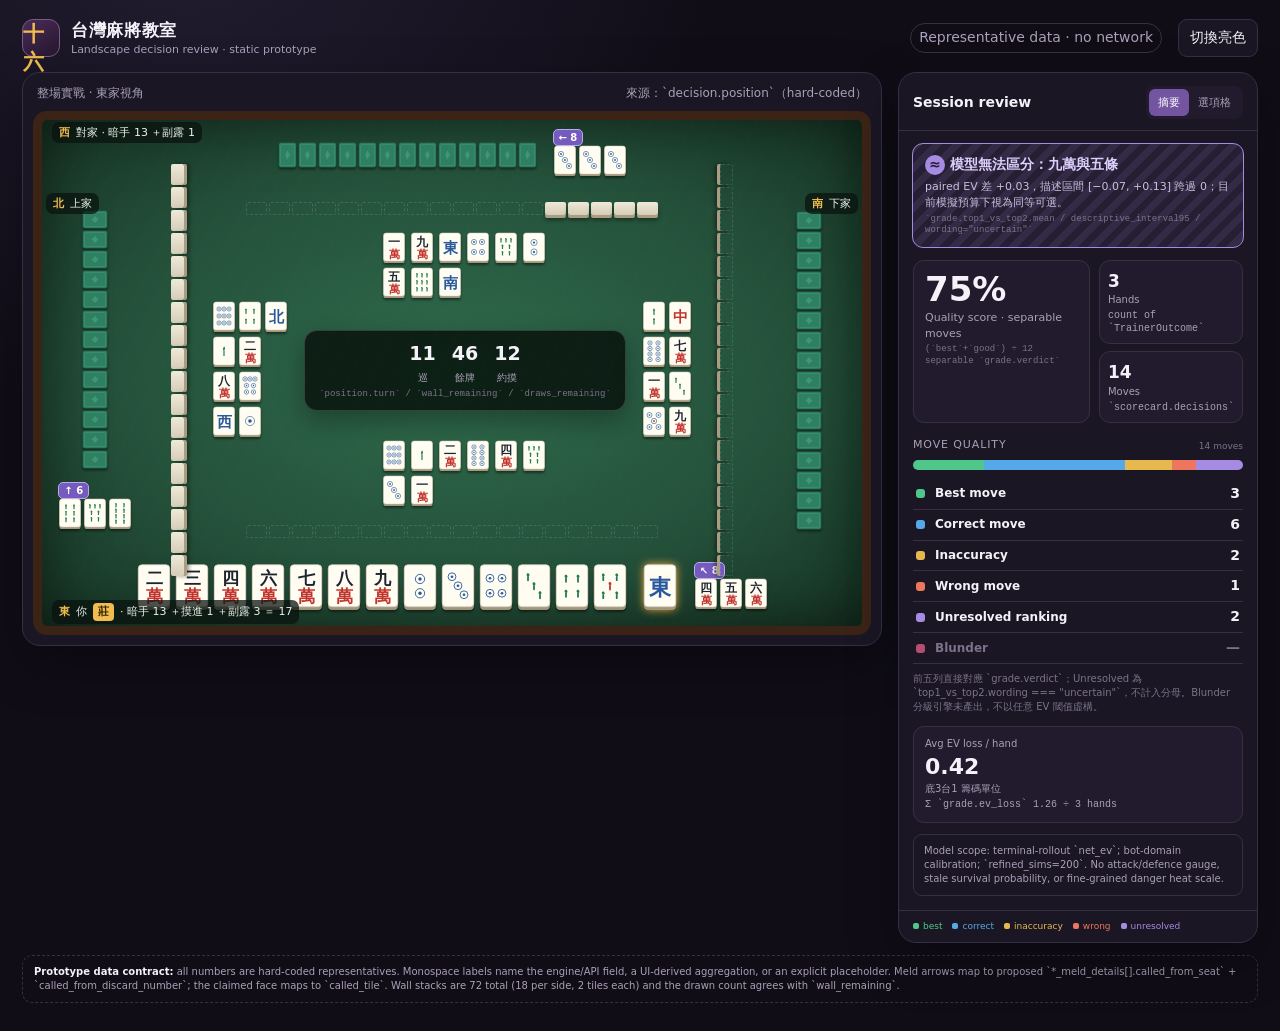
<file: docs/prototype/index.html>
<!doctype html>
<html lang="zh-Hant" data-theme="night">
<head>
<meta charset="utf-8">
<meta name="viewport" content="width=device-width, initial-scale=1">
<title>台灣麻將教室｜Landscape review prototype</title>
<style>
  :root {
    color-scheme: dark;
    --page:#100d17; --panel:#1a1624; --panel-2:#211b2d; --line:#373044;
    --text:#f5f1f8; --muted:#aaa0b7; --faint:#7c728a;
    --felt:#24503a; --felt-hi:#2f6b4c; --rim:#3b2416; --gold:#f0bc50;
    --bone:#fffdf2; --bone-edge:#d5cdb8; --tile-side:#b9ad95; --tile-foot:#a2957c;
    --back:#2f7f63; --back-hi:#43a07f; --back-edge:#1d5442;
    --dun-top:#efe9d8; --dun-side:#a99d84;
    --ink:#1d2430; --cinnabar:#c2352f; --blue:#28599c; --green:#1f7a52;
    --best:#4fc78a; --correct:#55a9e8; --inacc:#e6b84d; --wrong:#ee765f;
    --blunder:#b54c72; --uncertain:#a58be2;
    --shadow:0 18px 48px rgba(0,0,0,.34);
  }
  [data-theme="day"] {
    color-scheme:light;
    --page:#efeaf3; --panel:#fff; --panel-2:#f6f1f8; --line:#d8ccdd;
    --text:#201726; --muted:#6f6277; --faint:#8a7d91;
    --felt:#2a5d43; --felt-hi:#387a58; --rim:#4a2e1c;
    --shadow:0 18px 48px rgba(55,32,62,.18);
  }
  *{box-sizing:border-box}
  body{margin:0;min-width:320px;background:
    radial-gradient(circle at 15% -10%,rgba(165,139,226,.13),transparent 34%),var(--page);
    color:var(--text);font:14px/1.42 Inter,"Noto Sans TC","Microsoft JhengHei",system-ui,sans-serif}
  button{font:inherit}
  .shell{max-width:1620px;margin:auto;padding:18px 22px 28px}
  .topbar{display:flex;align-items:center;gap:16px;margin-bottom:14px}
  .brand{display:flex;align-items:center;gap:11px;min-width:0}
  .crest{display:grid;place-items:center;width:38px;height:38px;border:1px solid #785a83;
    background:linear-gradient(145deg,#4b2b58,#25172d);border-radius:11px;color:var(--gold);font:800 21px Georgia,serif}
  h1{font-size:17px;margin:0;letter-spacing:.04em}.subtitle{font-size:11px;color:var(--muted)}
  .spacer{flex:1}.ghost{border:1px solid var(--line);background:var(--panel);color:var(--text);
    border-radius:9px;padding:8px 11px;cursor:pointer}.ghost:hover,.ghost:focus-visible{border-color:var(--gold);outline:none}

  /* Table gets the remaining width; the review rail is fixed and narrower than before. */
  .workspace{display:grid;grid-template-columns:minmax(0,1fr) 360px;gap:16px;align-items:start}
  .board-card,.review{background:var(--panel);border:1px solid var(--line);border-radius:18px;box-shadow:var(--shadow)}
  .board-card{padding:10px;min-width:0}
  .board-head{display:flex;align-items:center;justify-content:space-between;gap:10px;padding:2px 4px 9px;color:var(--muted);font-size:12px}
  .engine-pill{padding:4px 8px;border:1px solid var(--line);border-radius:999px;color:var(--muted);white-space:nowrap}
  .table-scroll{overflow-x:auto;border-radius:12px}

  /* ---------------------------------------------------------------
     Concentric band grid. Each ring owns a whole grid area, so hands,
     walls, rivers and the centre can never intrude on one another
     regardless of table size. No pixel offsets anywhere.
     --------------------------------------------------------------- */
  .table{
    position:relative;min-width:820px;aspect-ratio:16/10;overflow:hidden;
    border:9px solid var(--rim);border-radius:14px;
    background:radial-gradient(ellipse at center,var(--felt-hi),var(--felt) 60%,#173525 100%);
    box-shadow:inset 0 0 60px rgba(0,0,0,.5);
    display:grid;
    grid-template-columns:13% 7% minmax(0,1fr) 7% 13%;
    grid-template-rows:14% 7% minmax(0,1fr) 7% 15%;
    grid-template-areas:
      "ht ht ht ht ht"
      "hl wt wt wt hr"
      "hl wl co wr hr"
      "hl wb wb wb hr"
      "hb hb hb hb hb";
  }
  .table:before{content:"";position:absolute;inset:0;opacity:.08;pointer-events:none;z-index:0;background-image:
    repeating-linear-gradient(117deg,transparent 0 10px,rgba(255,255,255,.14) 11px,transparent 12px 19px)}
  .ring{position:relative;display:flex;align-items:center;justify-content:center;gap:16px;min-width:0;min-height:0;z-index:1}
  .ht{grid-area:ht}.hb{grid-area:hb}.hl{grid-area:hl}.hr{grid-area:hr}
  .wt{grid-area:wt}.wb{grid-area:wb}.wl{grid-area:wl}.wr{grid-area:wr}
  .hl,.hr{flex-direction:column}

  .seat-tag{position:absolute;display:flex;gap:6px;align-items:center;padding:3px 7px;border-radius:7px;
    background:rgba(10,20,15,.74);color:#eaf3ec;font-size:11px;white-space:nowrap;z-index:3}
  .seat-tag b{color:var(--gold)}
  .seat-tag .dealer{padding:1px 5px;background:var(--gold);color:#302000;border-radius:4px;font-weight:800}
  .ht .seat-tag{top:2px;left:10px}.hb .seat-tag{bottom:2px;left:10px}
  .hl .seat-tag{top:2px;left:4px}.hr .seat-tag{top:2px;right:4px}

  .conceal{display:flex;gap:1px}.hl .conceal,.hr .conceal{flex-direction:column}
  .meld-rack{display:flex;gap:9px}.hl .meld-rack,.hr .meld-rack{flex-direction:column}
  .meld{position:relative;display:flex;gap:1px;padding-top:13px}
  .provenance{position:absolute;top:-3px;left:0;color:#fff;background:#765bbe;border:1px solid #bba9ee;
    border-radius:5px;padding:0 5px;font-weight:850;font-size:10px;line-height:15px;white-space:nowrap}

  .wall{display:flex;gap:2px}.wall-v{flex-direction:column}
  .dun{width:21px;height:13px;border-radius:2px;background:linear-gradient(180deg,var(--dun-top),#d6cdb7);
    box-shadow:0 3px 0 var(--dun-side),0 5px 4px rgba(0,0,0,.42)}
  .dun.used{background:none;box-shadow:none;border:1px dashed rgba(255,255,255,.13)}
  .wall-v .dun{width:13px;height:21px}
  .wall-l .dun{box-shadow:3px 0 0 var(--dun-side),5px 0 4px rgba(0,0,0,.42)}
  .wall-r .dun{box-shadow:-3px 0 0 var(--dun-side),-5px 0 4px rgba(0,0,0,.42)}

  /* Core: four rivers around the centre, again as a grid. */
  .core{grid-area:co;display:grid;min-width:0;min-height:0;padding:6px;gap:6px;
    grid-template-columns:auto minmax(0,1fr) auto;
    grid-template-rows:auto minmax(0,1fr) auto;
    grid-template-areas:". rt ." "rl ce rr" ". rb .";}
  .river{display:grid;gap:2px;align-content:center;justify-content:center}
  .rt{grid-area:rt;grid-template-columns:repeat(6,26px)}
  .rb{grid-area:rb;grid-template-columns:repeat(6,26px)}
  .rl{grid-area:rl;grid-template-rows:repeat(4,auto);grid-auto-flow:column}
  .rr{grid-area:rr;grid-template-rows:repeat(4,auto);grid-auto-flow:column}
  .center{grid-area:ce;align-self:center;justify-self:center;padding:9px 14px;text-align:center;
    background:rgba(8,18,13,.84);border:1px solid rgba(255,255,255,.16);border-radius:13px;box-shadow:0 10px 26px rgba(0,0,0,.32)}
  .center-top{display:flex;justify-content:center;gap:16px}
  .center-stat strong{display:block;font-size:19px;font-variant-numeric:tabular-nums}
  .center-stat span{font-size:10px;color:var(--muted)}

  .hand{display:flex;gap:2px;align-items:flex-end}
  .tile-button{border:0;background:none;padding:0;cursor:pointer;border-radius:5px}
  .tile-button:focus-visible{outline:3px solid var(--gold);outline-offset:3px}
  .tile-button.selected{transform:translateY(-9px)}
  .tile-button.drawn{margin-left:12px}
  .tile{display:block;filter:drop-shadow(0 2px 1px rgba(0,0,0,.45))}
  .tile.xs{width:19px;height:26px}.tile.xsh{width:26px;height:19px}
  .tile.sm{width:24px;height:33px}.tile.lg{width:36px;height:50px}
  .tile-button.drawn .tile{filter:drop-shadow(0 0 4px var(--gold)) drop-shadow(0 2px 1px rgba(0,0,0,.45))}

  /* ---- review rail ---- */
  .review{overflow:hidden;position:sticky;top:16px}
  .review-head{display:flex;align-items:center;padding:13px 14px 11px;border-bottom:1px solid var(--line)}
  .review-head h2{font-size:14px;margin:0;flex:1}
  .tabs{display:flex;padding:3px;background:var(--panel-2);border-radius:8px}
  .tab{border:0;background:transparent;color:var(--muted);padding:6px 9px;border-radius:6px;font-size:11px;cursor:pointer}
  .tab.active{background:#7254a1;color:#fff}
  .uncertain{margin:12px 13px 0;padding:11px 12px;border:1px solid var(--uncertain);border-radius:11px;background:
    repeating-linear-gradient(135deg,rgba(165,139,226,.18) 0 7px,rgba(165,139,226,.08) 7px 14px)}
  .uncertain-title{font-weight:850;color:#ddcffb}
  .approx{display:inline-grid;place-items:center;width:20px;height:20px;margin-right:5px;border-radius:50%;background:var(--uncertain);color:#261d34}
  .uncertain p{margin:4px 0 0;color:#cbbede;font-size:11px}
  .src{display:block;color:var(--faint);font:9px/1.25 ui-monospace,SFMono-Regular,Consolas,monospace;margin-top:3px}
  .panel{padding:12px 14px 14px}
  .headline{display:grid;grid-template-columns:1.15fr .85fr;gap:9px}
  .score-card,.mini-card{background:var(--panel-2);border:1px solid var(--line);border-radius:11px;padding:11px}
  .score-num{font-size:34px;font-weight:850;line-height:1;font-variant-numeric:tabular-nums}
  .score-label{font-size:11px;color:var(--muted);margin-top:4px}
  .mini-grid{display:grid;gap:7px}.mini-card{padding:8px}.mini-card b{font-size:17px}.mini-card span{display:block;color:var(--muted);font-size:10px}
  .section-title{display:flex;align-items:end;justify-content:space-between;margin:14px 0 7px;font-size:11px;text-transform:uppercase;letter-spacing:.08em;color:var(--muted)}
  .section-title em{font-style:normal;text-transform:none;letter-spacing:0;color:var(--faint);font-size:9px}
  /* At-a-glance proportion bar, so the itemised rows are detail rather than the only view. */
  .bar{display:flex;height:10px;border-radius:5px;overflow:hidden;background:var(--panel-2);margin-bottom:9px}
  .bar i{display:block}
  .quality-row{display:grid;grid-template-columns:11px 1fr auto;gap:8px;align-items:center;padding:5px 3px;border-bottom:1px solid var(--line)}
  .dot{width:9px;height:9px;border-radius:3px}
  .quality-row b{font-size:12px;font-weight:600}
  .quality-row .count{text-align:right;font-weight:800;font-variant-numeric:tabular-nums}
  .quality-row.absent b,.quality-row.absent .count{color:var(--faint)}
  .best{background:var(--best)}.correct{background:var(--correct)}.inacc{background:var(--inacc)}
  .wrong{background:var(--wrong)}.blunder{background:var(--blunder)}.unresolved{background:var(--uncertain)}
  .note{margin-top:8px;color:var(--faint);font-size:10px}
  .loss-card{display:flex;align-items:center;gap:12px;margin-top:11px;padding:10px 11px;background:var(--panel-2);border:1px solid var(--line);border-radius:11px}
  .loss-card strong{font-size:22px}.loss-card div{flex:1}.loss-card span{display:block;color:var(--muted);font-size:10px}
  .options{display:none}.options.active,.summary.active{display:block}.summary{display:none}
  .option-grid{display:grid;grid-template-columns:repeat(3,1fr);gap:7px}
  .option{position:relative;border:1px solid var(--line);background:var(--panel-2);color:var(--text);border-radius:10px;padding:8px 6px;text-align:left;cursor:pointer;min-height:80px}
  .option:hover,.option:focus-visible{outline:none;border-color:var(--gold)}
  .option.chosen{box-shadow:inset 0 0 0 2px var(--gold)}
  .option.indist{border-color:var(--uncertain);background:repeating-linear-gradient(135deg,rgba(165,139,226,.14) 0 6px,transparent 6px 12px)}
  .option .rank{position:absolute;right:6px;top:5px;font-size:9px;color:var(--muted)}
  .option .ev{font-size:16px;font-weight:800;margin-top:3px}.option .band{font-size:9px;margin-top:3px;color:var(--muted)}
  .option-detail{margin-top:10px;padding:10px 11px;background:var(--panel-2);border:1px solid var(--line);border-radius:10px}
  .detail-line{display:flex;justify-content:space-between;gap:10px;margin:4px 0}.detail-line span{color:var(--muted)}
  .disclosure{margin-top:11px;padding:9px 10px;border:1px solid var(--line);border-radius:9px;color:var(--muted);font-size:10px}
  .legend{display:flex;gap:10px;flex-wrap:wrap;padding:9px 14px;border-top:1px solid var(--line);color:var(--faint);font-size:9px}
  .legend span:before{content:"";display:inline-block;width:6px;height:6px;margin-right:4px;border-radius:2px;background:currentColor}
  .data-key{margin-top:12px;padding:9px 11px;border:1px dashed var(--line);border-radius:10px;color:var(--muted);font-size:10px}.data-key b{color:var(--text)}
  @media(max-width:1240px){.workspace{grid-template-columns:1fr}.review{position:static}
    .panel-body{display:grid;grid-template-columns:1fr 1fr;gap:14px}.uncertain{grid-column:1/-1}}
  @media(max-width:720px){.shell{padding:10px}.topbar{align-items:flex-start}.subtitle{display:none}
    .panel-body{display:block}.workspace{gap:10px}.board-card{padding:6px}.review{border-radius:14px}}
  @media(prefers-reduced-motion:no-preference){.tile-button{transition:transform .14s ease}
    .option{transition:border-color .14s ease,transform .14s ease}.option:hover{transform:translateY(-1px)}}
</style>
</head>
<body>
<div class="shell">
  <header class="topbar">
    <div class="brand"><div class="crest" aria-hidden="true">十六</div><div><h1>台灣麻將教室</h1><div class="subtitle">Landscape decision review · static prototype</div></div></div>
    <div class="spacer"></div>
    <span class="engine-pill">Representative data · no network</span>
    <button class="ghost" id="theme" type="button">切換亮色</button>
  </header>

  <main class="workspace">
    <section class="board-card" aria-label="四人牌桌原型">
      <div class="board-head"><span>整場實戰 · 東家視角</span><span>來源：`decision.position`（hard-coded）</span></div>
      <div class="table-scroll">
        <div class="table">

          <div class="ring ht">
            <div class="seat-tag"><b>西</b> 對家 · 暗手 13 ＋副露 1</div>
            <div class="conceal" data-back="13" data-orient="h"></div>
            <div class="meld-rack"><div class="meld" data-tiles="3p,3p,3p"><span class="provenance" title="由北家第 8 張棄牌所碰">← 8</span></div></div>
          </div>

          <div class="ring hl">
            <div class="seat-tag"><b>北</b> 上家</div>
            <div class="conceal" data-back="13" data-orient="v"></div>
            <div class="meld-rack"><div class="meld" data-tiles="6s,7s,8s"><span class="provenance" title="由西家第 6 張棄牌所吃">↑ 6</span></div></div>
          </div>

          <div class="ring hr">
            <div class="seat-tag"><b>南</b> 下家</div>
            <div class="conceal" data-back="16" data-orient="v"></div>
          </div>

          <div class="ring hb">
            <div class="seat-tag"><b>東</b> 你 <span class="dealer">莊</span> · 暗手 13 ＋摸進 1 ＋副露 3 ＝ 17</div>
            <div class="hand" id="hand" data-tiles="2m,3m,4m,6m,7m,8m,9m,2p,3p,4p,3s,4s,5s,E"></div>
            <div class="meld-rack"><div class="meld" data-tiles="4m,5m,6m"><span class="provenance" title="由北家第 8 張棄牌所吃">↖ 8</span></div></div>
          </div>

          <div class="ring wt"><div class="wall wall-h" data-dun="18" data-used="13"></div></div>
          <div class="ring wb"><div class="wall wall-h" data-dun="18" data-used="18"></div></div>
          <div class="ring wl"><div class="wall wall-v wall-l" data-dun="18" data-used="0"></div></div>
          <div class="ring wr"><div class="wall wall-v wall-r" data-dun="18" data-used="18"></div></div>

          <div class="core">
            <div class="river rt" data-tiles="1m,9m,E,4p,7s,2p,5m,9s,S"></div>
            <div class="river rl" data-tiles="9p,1s,8m,W,4s,2m,7p,1p,N"></div>
            <div class="river rr" data-tiles="2s,8p,1m,5p,R,7m,3s,9m"></div>
            <div class="river rb" data-tiles="9p,1s,2m,8p,4m,7s,3p,1m"></div>
            <div class="center">
              <div class="center-top">
                <div class="center-stat"><strong>11</strong><span>巡</span></div>
                <div class="center-stat"><strong>46</strong><span>餘牌</span></div>
                <div class="center-stat"><strong>12</strong><span>約摸</span></div>
              </div>
              <span class="src">`position.turn` / `wall_remaining` / `draws_remaining`</span>
            </div>
          </div>

        </div>
      </div>
    </section>

    <aside class="review" aria-label="決策回饋">
      <div class="review-head"><h2>Session review</h2><div class="tabs" role="tablist"><button class="tab active" data-view="summary" type="button">摘要</button><button class="tab" data-view="options" type="button">選項格</button></div></div>
      <div class="panel-body">
        <div class="uncertain">
          <div class="uncertain-title"><span class="approx">≈</span>模型無法區分：九萬與五條</div>
          <p>paired EV 差 +0.03，描述區間 [−0.07, +0.13] 跨過 0；目前模擬預算下視為同等可選。</p>
          <span class="src">`grade.top1_vs_top2.mean / descriptive_interval95 / wording="uncertain"`</span>
        </div>

        <section class="panel summary active" id="summary">
          <div class="headline">
            <div class="score-card"><div class="score-num">75%</div><div class="score-label">Quality score · separable moves</div><span class="src">(`best`+`good`) ÷ 12 separable `grade.verdict`</span></div>
            <div class="mini-grid">
              <div class="mini-card"><b>3</b><span>Hands</span><span class="src">count of `TrainerOutcome`</span></div>
              <div class="mini-card"><b>14</b><span>Moves</span><span class="src">`scorecard.decisions`</span></div>
            </div>
          </div>

          <div class="section-title"><span>Move quality</span><em>14 moves</em></div>
          <div class="bar" role="img" aria-label="決策品質比例">
            <i class="best" style="flex:3"></i><i class="correct" style="flex:6"></i><i class="inacc" style="flex:2"></i><i class="wrong" style="flex:1"></i><i class="unresolved" style="flex:2"></i>
          </div>
          <div class="quality-row"><span class="dot best"></span><b>Best move</b><span class="count">3</span></div>
          <div class="quality-row"><span class="dot correct"></span><b>Correct move</b><span class="count">6</span></div>
          <div class="quality-row"><span class="dot inacc"></span><b>Inaccuracy</b><span class="count">2</span></div>
          <div class="quality-row"><span class="dot wrong"></span><b>Wrong move</b><span class="count">1</span></div>
          <div class="quality-row"><span class="dot unresolved"></span><b>Unresolved ranking</b><span class="count">2</span></div>
          <div class="quality-row absent"><span class="dot blunder"></span><b>Blunder</b><span class="count">—</span></div>
          <p class="note">前五列直接對應 `grade.verdict`；Unresolved 為 `top1_vs_top2.wording === "uncertain"`，不計入分母。Blunder 分級引擎未產出，不以任意 EV 閾值虛構。</p>

          <div class="loss-card"><div><span>Avg EV loss / hand</span><strong>0.42</strong><span>底3台1 籌碼單位</span><span class="src">Σ `grade.ev_loss` 1.26 ÷ 3 hands</span></div></div>
          <div class="disclosure">Model scope: terminal-rollout `net_ev`; bot-domain calibration; `refined_sims=200`. No attack/defence gauge, stale survival probability, or fine-grained danger heat scale.</div>
        </section>

        <section class="panel options" id="options">
          <div class="section-title"><span>Discard options</span><em>click a cell</em></div>
          <div class="option-grid" id="option-grid"></div>
          <div class="option-detail" id="option-detail" aria-live="polite"></div>
          <div class="disclosure">Colours use the real `quiz.verdict_for_delta` bands applied to estimated `net_ev` gaps. The top pair is overridden to neutral unresolved because its paired interval crosses zero.</div>
        </section>
      </div>
      <div class="legend"><span style="color:var(--best)">best</span><span style="color:var(--correct)">correct</span><span style="color:var(--inacc)">inaccuracy</span><span style="color:var(--wrong)">wrong</span><span style="color:var(--uncertain)">unresolved</span></div>
    </aside>
  </main>
  <div class="data-key"><b>Prototype data contract:</b> all numbers are hard-coded representatives. Monospace labels name the engine/API field, a UI-derived aggregation, or an explicit placeholder. Meld arrows map to proposed `*_meld_details[].called_from_seat` + `called_from_discard_number`; the claimed face maps to `called_tile`. Wall stacks are 72 total (18 per side, 2 tiles each) and the drawn count agrees with `wall_remaining`.</div>
</div>

<script>
(() => {
  const NS = 'http://www.w3.org/2000/svg';
  const honor = {E:'東',S:'南',W:'西',N:'北',R:'中',G:'發',Wh:'白'};
  const cn = ['','一','二','三','四','五','六','七','八','九'];
  const suitColor = {m:'var(--ink)',p:'var(--blue)',s:'var(--green)'};

  function el(name, attrs={}) {
    const node = document.createElementNS(NS,name);
    Object.entries(attrs).forEach(([k,v]) => node.setAttribute(k,v));
    return node;
  }
  function text(svg,{x,y,size,fill,content,family='"Noto Serif TC","PMingLiU",serif',weight=800}){
    const t=el('text',{x,y,'text-anchor':'middle','font-size':size,'font-weight':weight,fill,'font-family':family});
    t.textContent=content;svg.append(t);return t;
  }
  function pip(svg,x,y,r,color,red=false){
    svg.append(el('circle',{cx:x,cy:y,r:r+1.2,fill:'none',stroke:color,'stroke-width':1.2}));
    svg.append(el('circle',{cx:x,cy:y,r:r*.45,fill:red?'var(--cinnabar)':color}));
  }
  const layouts={
    1:[[24,30,8]],2:[[24,21,5],[24,40,5]],3:[[16,18,4],[24,30,4],[32,42,4]],
    4:[[16,20,4],[32,20,4],[16,40,4],[32,40,4]],5:[[15,18,3.8],[33,18,3.8],[24,30,4.2],[15,42,3.8],[33,42,3.8]],
    6:[[16,17,3.5],[32,17,3.5],[16,30,3.5],[32,30,3.5],[16,43,3.5],[32,43,3.5]],
    7:[[14,16,3.2],[24,16,3.2],[34,16,3.2],[17,29,3.2],[31,29,3.2],[17,42,3.2],[31,42,3.2]],
    8:[[16,14,3.1],[32,14,3.1],[16,25,3.1],[32,25,3.1],[16,36,3.1],[32,36,3.1],[16,47,3.1],[32,47,3.1]],
    9:[[14,16,3],[24,16,3],[34,16,3],[14,30,3],[24,30,3],[34,30,3],[14,44,3],[24,44,3],[34,44,3]]
  };

  function tileSvg(code,size='sm'){
    const svg=el('svg',{viewBox:'0 0 48 66',class:`tile ${size}`,role:'img','aria-label':code});
    svg.append(el('rect',{x:3,y:5,width:42,height:57,rx:5,fill:'var(--tile-side)'}));
    svg.append(el('path',{d:'M4 53h40v5a4 4 0 0 1-4 4H8a4 4 0 0 1-4-4z',fill:'var(--tile-foot)'}));
    svg.append(el('rect',{x:3,y:2,width:42,height:56,rx:5,fill:'var(--bone)',stroke:'var(--bone-edge)'}));
    svg.append(el('path',{d:'M7 6h34',stroke:'#fff','stroke-width':2,'stroke-linecap':'round',opacity:.75}));
    const match=code.match(/^(\d)([mps])$/);
    if(match){
      const rank=Number(match[1]),suit=match[2],color=suitColor[suit];
      if(suit==='p') layouts[rank].forEach(([x,y,r],i)=>pip(svg,x,y,r,color,rank===5&&i===2));
      else if(suit==='s') layouts[rank].forEach(([x,y,r],i)=>{
        const c=(i===2&&rank===5)?'var(--cinnabar)':color;
        svg.append(el('path',{d:`M${x} ${y-r-1}q4 3 0 ${r+1}q-4-3 0-${r+1}`,fill:c}));
        svg.append(el('rect',{x:x-1.2,y:y-1,width:2.4,height:r+3,rx:1.2,fill:c}));
      });
      else {
        // Characters suit: Chinese numeral over a cinnabar 萬, as on a real tile.
        text(svg,{x:24,y:27,size:23,fill:'var(--ink)',content:cn[rank]});
        text(svg,{x:24,y:51,size:22,fill:'var(--cinnabar)',content:'萬'});
      }
    } else if(code==='Wh'){
      svg.append(el('rect',{x:11,y:12,width:26,height:36,rx:3,fill:'none',stroke:'var(--blue)','stroke-width':2}));
      svg.append(el('rect',{x:15,y:16,width:18,height:28,rx:2,fill:'none',stroke:'var(--blue)','stroke-width':1,opacity:.6}));
    } else {
      const color=code==='R'?'var(--cinnabar)':code==='G'?'var(--green)':'var(--blue)';
      text(svg,{x:24,y:42,size:29,fill:color,content:honor[code]||code});
    }
    return svg;
  }

  function backSvg(orient='h'){
    const w=orient==='h'?48:66, h=orient==='h'?66:48;
    const svg=el('svg',{viewBox:`0 0 ${w} ${h}`,class:`tile ${orient==='h'?'xs':'xsh'}`,role:'img','aria-label':'覆蓋的牌'});
    svg.append(el('rect',{x:2,y:2,width:w-4,height:h-4,rx:5,fill:'var(--back)',stroke:'var(--back-edge)'}));
    svg.append(el('rect',{x:6,y:6,width:w-12,height:h-12,rx:3,fill:'none',stroke:'var(--back-hi)','stroke-width':1.4,opacity:.85}));
    svg.append(el('path',{d:`M${w/2} ${h*.32}l${w*.13} ${h*.18}l-${w*.13} ${h*.18}l-${w*.13}-${h*.18}z`,fill:'var(--back-hi)',opacity:.7}));
    return svg;
  }

  document.querySelectorAll('[data-tiles]').forEach(group=>{
    const codes=group.dataset.tiles.split(',');
    codes.forEach((code,index)=>{
      if(group.id==='hand'){
        const b=document.createElement('button');
        b.type='button';
        b.className='tile-button'+(index===codes.length-1?' drawn':'');
        b.title=`選擇 ${code}；tile identity from position.hand`;
        b.append(tileSvg(code,'lg'));
        b.addEventListener('click',()=>{
          document.querySelectorAll('.tile-button').forEach(x=>x.classList.remove('selected'));
          b.classList.add('selected');
        });
        group.append(b);
      } else group.append(tileSvg(code,'sm'));
    });
  });

  document.querySelectorAll('[data-back]').forEach(group=>{
    const n=Number(group.dataset.back),orient=group.dataset.orient==='h'?'h':'v';
    for(let i=0;i<n;i++) group.append(backSvg(orient));
  });

  document.querySelectorAll('[data-dun]').forEach(group=>{
    const n=Number(group.dataset.dun),used=Number(group.dataset.used);
    for(let i=0;i<n;i++){
      const d=document.createElement('div');
      d.className='dun'+(i<used?' used':'');
      group.append(d);
    }
  });

  const optionData=[
    {tile:'9m',ev:2.38,gap:0,band:'unresolved',rank:'≈',src:'ranked[0].net_ev'},
    {tile:'5s',ev:2.35,gap:.03,band:'unresolved',rank:'≈',src:'ranked[1].net_ev'},
    {tile:'E',ev:2.12,gap:.26,band:'correct',rank:'#3',src:'ranked[2].net_ev'},
    {tile:'2p',ev:1.94,gap:.44,band:'inaccuracy',rank:'#4',src:'ranked[3].net_ev'},
    {tile:'6m',ev:1.61,gap:.77,band:'inaccuracy',rank:'#5',src:'ranked[4].net_ev'},
    {tile:'3s',ev:1.17,gap:1.21,band:'wrong',rank:'#6',src:'ranked[5].net_ev'}
  ];
  const grid=document.getElementById('option-grid'),detail=document.getElementById('option-detail');
  function showDetail(item,button){
    grid.querySelectorAll('.option').forEach(x=>x.classList.remove('chosen'));button.classList.add('chosen');
    detail.innerHTML=`<div class="detail-line"><span>Selected option</span><b>${item.tile}</b></div><div class="detail-line"><span>Estimated net EV</span><b>${item.ev.toFixed(2)}</b></div><span class="src">\`${item.src}\` from \`server/api.py::_entry_payload\`</span><div class="detail-line"><span>Gap to point leader</span><b>${item.gap.toFixed(2)}</b></div><span class="src">UI-derived from \`net_ev\`; not attack/risk</span>`;
  }
  optionData.forEach((item,index)=>{
    const b=document.createElement('button');b.type='button';b.className='option'+(item.band==='unresolved'?' indist':'');
    b.innerHTML=`<span class="rank">${item.rank}</span><span class="tile-slot"></span><div class="ev">${item.ev.toFixed(2)}</div><div class="band">${item.band==='unresolved'?'無法區分':item.band}</div><span class="src">\`${item.src}\`</span>`;
    b.querySelector('.tile-slot').append(tileSvg(item.tile,'sm'));
    b.addEventListener('click',()=>showDetail(item,b));grid.append(b);if(index===0)showDetail(item,b);
  });

  document.querySelectorAll('.tab').forEach(tab=>tab.addEventListener('click',()=>{
    document.querySelectorAll('.tab').forEach(x=>x.classList.toggle('active',x===tab));
    document.querySelectorAll('.summary,.options').forEach(x=>x.classList.toggle('active',x.id===tab.dataset.view));
  }));
  document.getElementById('theme').addEventListener('click',e=>{
    const root=document.documentElement,day=root.dataset.theme!=='day';root.dataset.theme=day?'day':'night';
    e.currentTarget.textContent=day?'切換深色':'切換亮色';
  });
})();
</script>
</body>
</html>
</file>
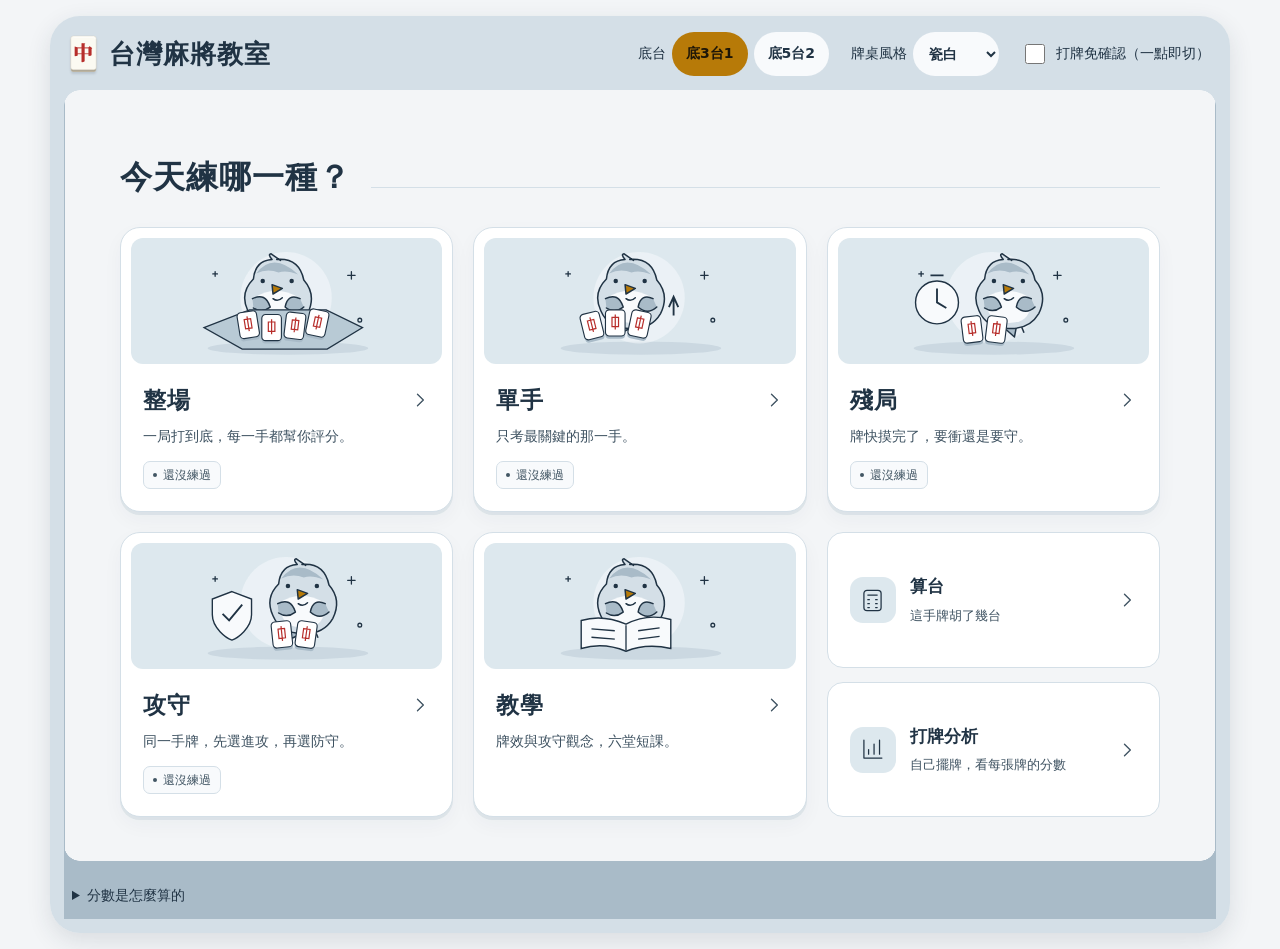
<file: server/static/index.html>
<!DOCTYPE html>
<html lang="zh-Hant">
<head>
<meta charset="utf-8">
<meta name="viewport" content="width=device-width, initial-scale=1, viewport-fit=cover">
<title>台灣麻將教室</title>
<script>
// Apply before the stylesheet is loaded, including on a direct table URL.
(() => {
  let theme = 'A';
  try {
    const saved = localStorage.getItem('mj-table-theme');
    if (['A', 'B', 'C', 'D'].includes(saved)) theme = saved;
  } catch (_) {}
  document.documentElement.dataset.tableTheme = theme;
})();
</script>
<link rel="stylesheet" href="style.css">
<link rel="icon" href="data:image/svg+xml,<svg xmlns='http://www.w3.org/2000/svg' viewBox='0 0 100 100'><text y='.9em' font-size='90'>🀄</text></svg>">
</head>
<body>
<a class="skip-link" href="#app">跳到主要內容</a>
<main id="app" class="app"></main>
<div id="rotate-prompt" class="rotate-prompt" role="dialog" aria-modal="true" aria-label="請把手機轉橫" tabindex="-1" hidden>
  <svg aria-hidden="true" viewBox="0 0 64 64" width="64" height="64" fill="none" stroke="currentColor" stroke-width="3">
    <rect x="22" y="14" width="24" height="38" rx="4" transform="rotate(-30 34 33)"/>
    <path d="M12 26a23 23 0 0 1 39-13M43 12l9 1-1-9M52 38a23 23 0 0 1-39 13M21 52l-9-1 1 9"/>
  </svg>
  <p>請把手機轉橫</p>
</div>
<div id="toast" class="toast" hidden></div>
<script type="module" src="js/main.js"></script>
</body>
</html>
</file>
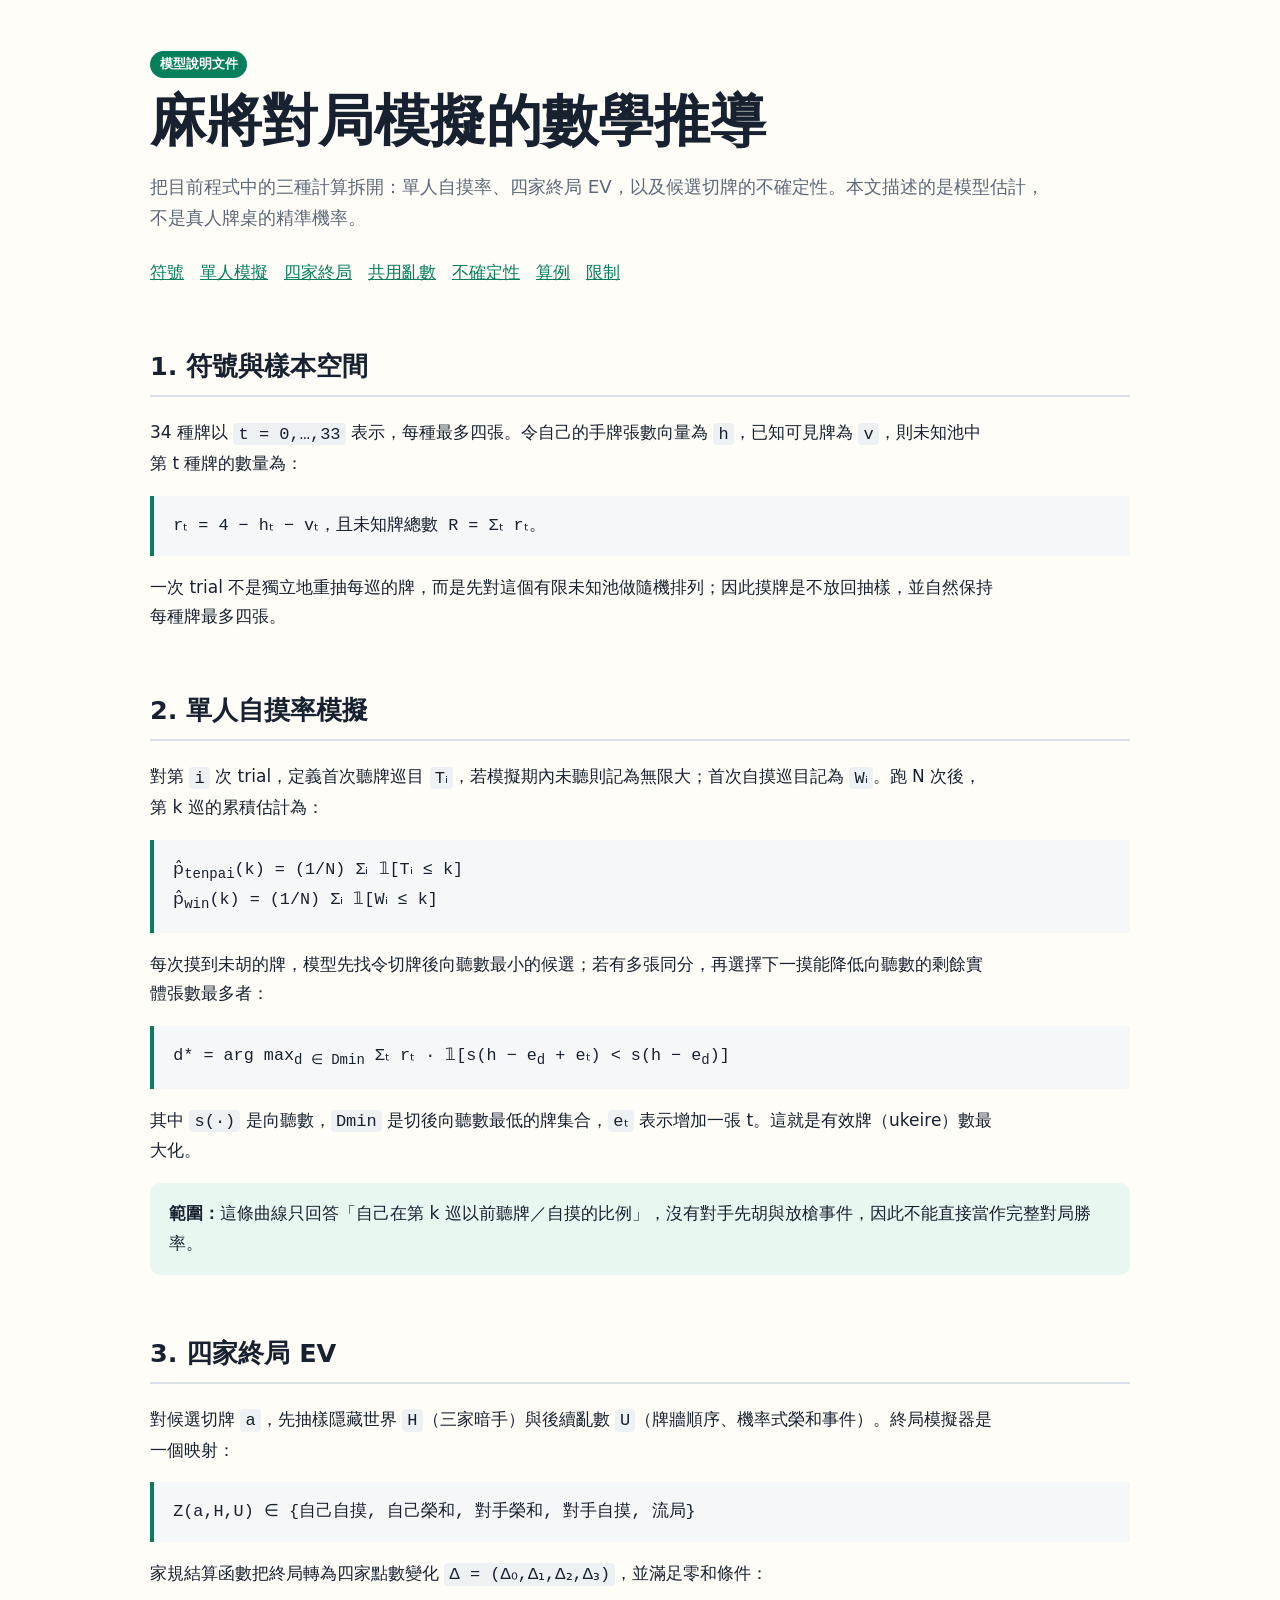
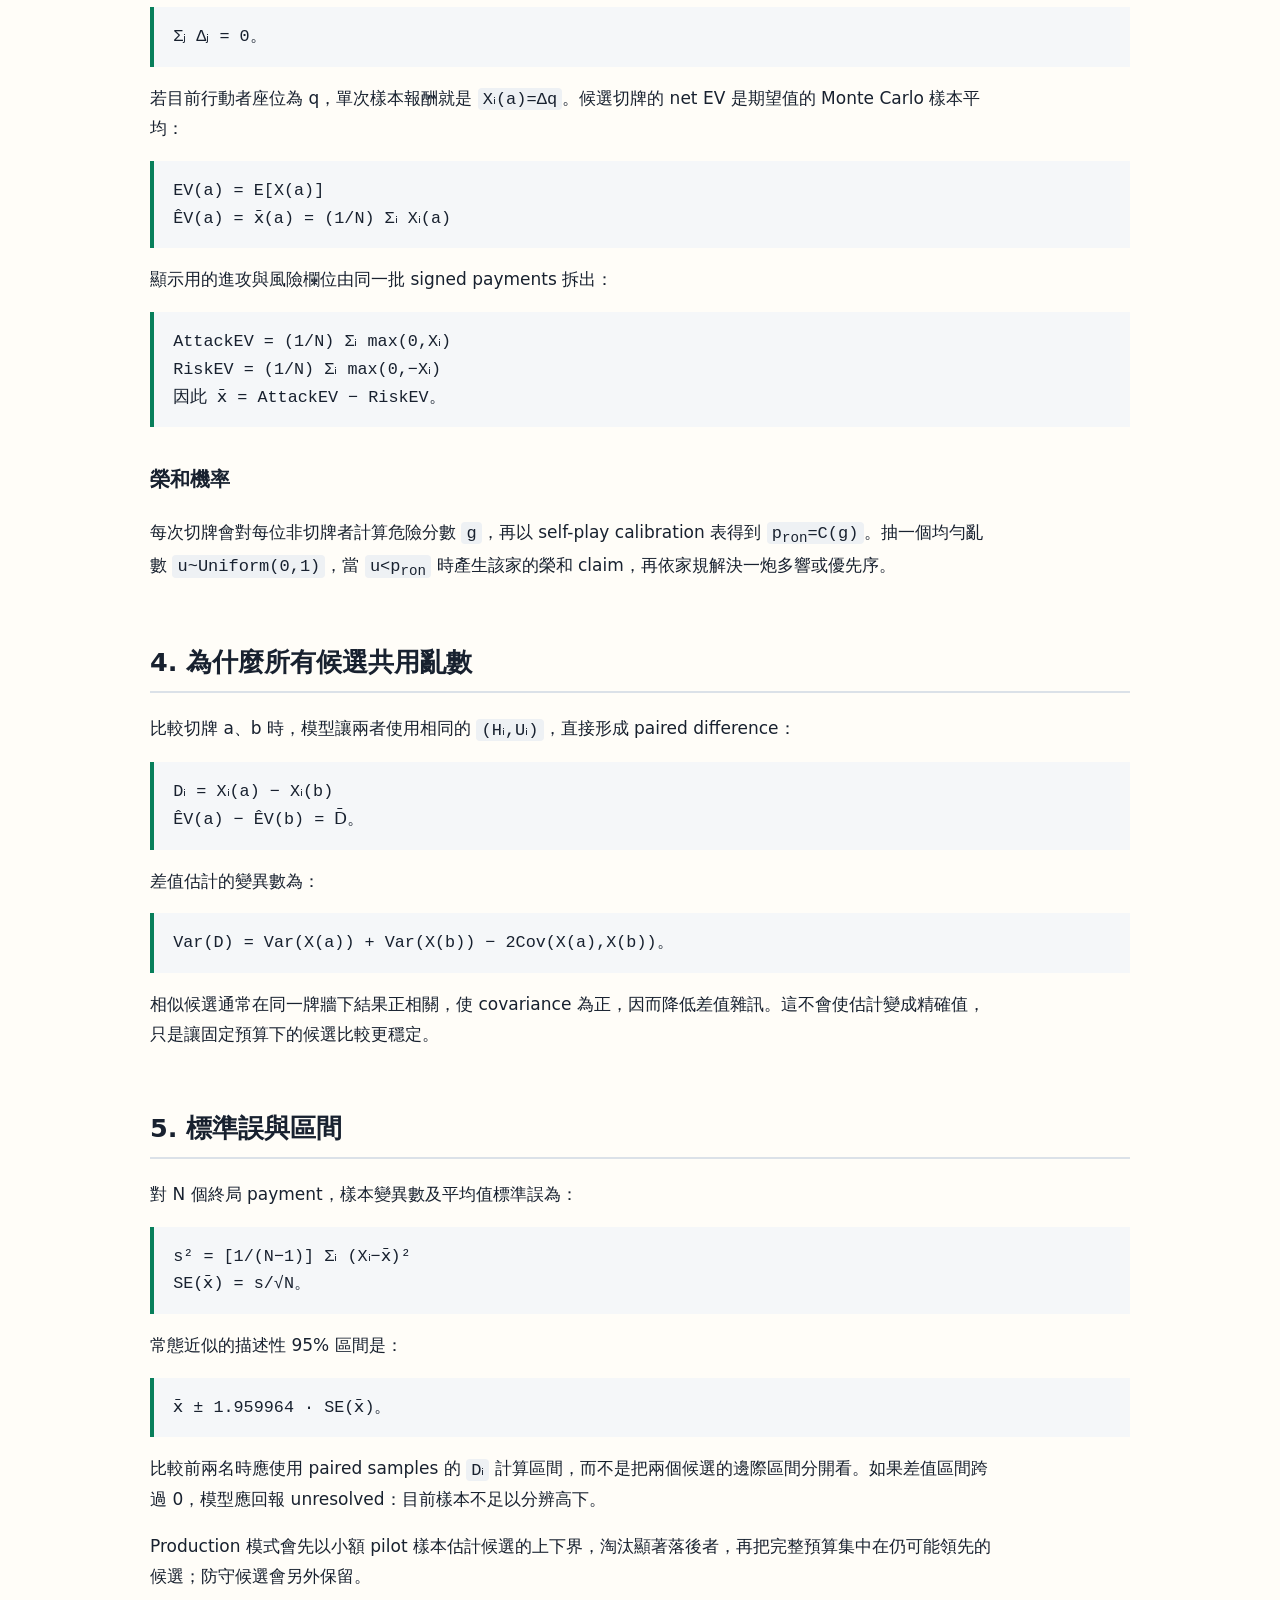
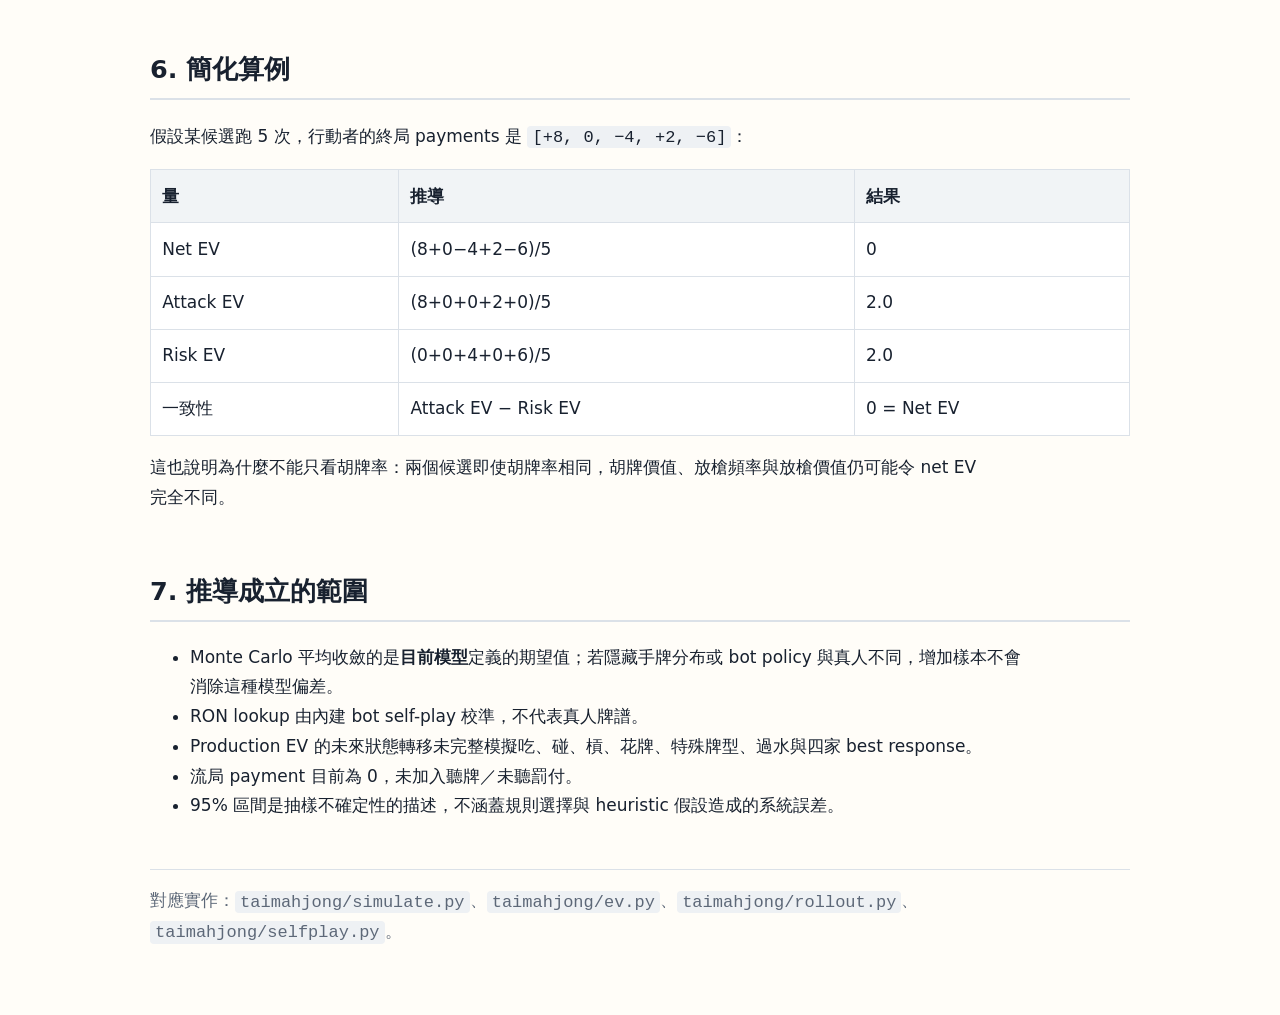
<file: docs/simulation-math.html>
<!doctype html>
<html lang="zh-Hant">
<head>
  <meta charset="utf-8">
  <meta name="viewport" content="width=device-width, initial-scale=1">
  <title>台灣十六張麻將模擬：數學推導</title>
  <style>
    :root { color-scheme: light; --ink:#18212f; --muted:#5d6878; --paper:#fffdf8; --card:#fff; --line:#dbe1e8; --accent:#087f5b; --soft:#e9f7f1; }
    * { box-sizing: border-box; }
    body { margin:0; color:var(--ink); background:var(--paper); font:17px/1.75 system-ui,-apple-system,"Noto Sans TC",sans-serif; }
    main { width:min(980px,calc(100% - 32px)); margin:auto; padding:48px 0 80px; }
    h1 { font-size:clamp(2rem,5vw,3.5rem); line-height:1.12; margin:.2em 0; }
    h2 { margin-top:2.2em; border-bottom:2px solid var(--line); padding-bottom:.25em; }
    h3 { margin-top:1.8em; }
    p,li { max-width:78ch; }
    .lead { color:var(--muted); font-size:1.14rem; }
    .badge { display:inline-block; padding:.15rem .6rem; color:#fff; background:var(--accent); border-radius:999px; font-size:.82rem; font-weight:700; }
    .formula { overflow:auto; margin:1rem 0; padding:1rem 1.2rem; background:#f5f7f9; border-left:4px solid var(--accent); font:1.05rem/1.65 ui-monospace,SFMono-Regular,Consolas,monospace; }
    .note { padding:1rem 1.2rem; background:var(--soft); border-radius:10px; }
    table { border-collapse:collapse; width:100%; background:var(--card); }
    th,td { padding:.7rem; border:1px solid var(--line); text-align:left; vertical-align:top; }
    th { background:#f1f4f6; }
    code { background:#eef1f4; border-radius:4px; padding:.1em .3em; }
    nav { display:flex; flex-wrap:wrap; gap:.45rem 1rem; margin:1.5rem 0 2.5rem; }
    nav a { color:var(--accent); }
    footer { margin-top:3rem; color:var(--muted); border-top:1px solid var(--line); padding-top:1rem; }
  </style>
</head>
<body>
<main>
  <span class="badge">模型說明文件</span>
  <h1>麻將對局模擬的數學推導</h1>
  <p class="lead">把目前程式中的三種計算拆開：單人自摸率、四家終局 EV，以及候選切牌的不確定性。本文描述的是模型估計，不是真人牌桌的精準機率。</p>
  <nav aria-label="章節導覽">
    <a href="#notation">符號</a><a href="#single">單人模擬</a><a href="#terminal">四家終局</a>
    <a href="#crn">共用亂數</a><a href="#uncertainty">不確定性</a><a href="#example">算例</a><a href="#limits">限制</a>
  </nav>

  <section id="notation">
    <h2>1. 符號與樣本空間</h2>
    <p>34 種牌以 <code>t = 0,…,33</code> 表示，每種最多四張。令自己的手牌張數向量為 <code>h</code>，已知可見牌為 <code>v</code>，則未知池中第 t 種牌的數量為：</p>
    <div class="formula">rₜ = 4 − hₜ − vₜ，且未知牌總數 R = Σₜ rₜ。</div>
    <p>一次 trial 不是獨立地重抽每巡的牌，而是先對這個有限未知池做隨機排列；因此摸牌是不放回抽樣，並自然保持每種牌最多四張。</p>
  </section>

  <section id="single">
    <h2>2. 單人自摸率模擬</h2>
    <p>對第 <code>i</code> 次 trial，定義首次聽牌巡目 <code>Tᵢ</code>，若模擬期內未聽則記為無限大；首次自摸巡目記為 <code>Wᵢ</code>。跑 N 次後，第 k 巡的累積估計為：</p>
    <div class="formula">p̂<sub>tenpai</sub>(k) = (1/N) Σᵢ 𝟙[Tᵢ ≤ k]<br>p̂<sub>win</sub>(k) = (1/N) Σᵢ 𝟙[Wᵢ ≤ k]</div>
    <p>每次摸到未胡的牌，模型先找令切牌後向聽數最小的候選；若有多張同分，再選擇下一摸能降低向聽數的剩餘實體張數最多者：</p>
    <div class="formula">d* = arg max<sub>d ∈ Dmin</sub> Σₜ rₜ · 𝟙[s(h − e<sub>d</sub> + eₜ) &lt; s(h − e<sub>d</sub>)]</div>
    <p>其中 <code>s(·)</code> 是向聽數，<code>Dmin</code> 是切後向聽數最低的牌集合，<code>eₜ</code> 表示增加一張 t。這就是有效牌（ukeire）數最大化。</p>
    <aside class="note"><strong>範圍：</strong>這條曲線只回答「自己在第 k 巡以前聽牌／自摸的比例」，沒有對手先胡與放槍事件，因此不能直接當作完整對局勝率。</aside>
  </section>

  <section id="terminal">
    <h2>3. 四家終局 EV</h2>
    <p>對候選切牌 <code>a</code>，先抽樣隱藏世界 <code>H</code>（三家暗手）與後續亂數 <code>U</code>（牌牆順序、機率式榮和事件）。終局模擬器是一個映射：</p>
    <div class="formula">Z(a,H,U) ∈ {自己自摸, 自己榮和, 對手榮和, 對手自摸, 流局}</div>
    <p>家規結算函數把終局轉為四家點數變化 <code>Δ = (Δ₀,Δ₁,Δ₂,Δ₃)</code>，並滿足零和條件：</p>
    <div class="formula">Σⱼ Δⱼ = 0。</div>
    <p>若目前行動者座位為 q，單次樣本報酬就是 <code>Xᵢ(a)=Δq</code>。候選切牌的 net EV 是期望值的 Monte Carlo 樣本平均：</p>
    <div class="formula">EV(a) = E[X(a)]<br>ÊV(a) = x̄(a) = (1/N) Σᵢ Xᵢ(a)</div>
    <p>顯示用的進攻與風險欄位由同一批 signed payments 拆出：</p>
    <div class="formula">AttackEV = (1/N) Σᵢ max(0,Xᵢ)<br>RiskEV = (1/N) Σᵢ max(0,−Xᵢ)<br>因此 x̄ = AttackEV − RiskEV。</div>
    <h3>榮和機率</h3>
    <p>每次切牌會對每位非切牌者計算危險分數 <code>g</code>，再以 self-play calibration 表得到 <code>p<sub>ron</sub>=C(g)</code>。抽一個均勻亂數 <code>u~Uniform(0,1)</code>，當 <code>u&lt;p<sub>ron</sub></code> 時產生該家的榮和 claim，再依家規解決一炮多響或優先序。</p>
  </section>

  <section id="crn">
    <h2>4. 為什麼所有候選共用亂數</h2>
    <p>比較切牌 a、b 時，模型讓兩者使用相同的 <code>(Hᵢ,Uᵢ)</code>，直接形成 paired difference：</p>
    <div class="formula">Dᵢ = Xᵢ(a) − Xᵢ(b)<br>ÊV(a) − ÊV(b) = D̄。</div>
    <p>差值估計的變異數為：</p>
    <div class="formula">Var(D) = Var(X(a)) + Var(X(b)) − 2Cov(X(a),X(b))。</div>
    <p>相似候選通常在同一牌牆下結果正相關，使 covariance 為正，因而降低差值雜訊。這不會使估計變成精確值，只是讓固定預算下的候選比較更穩定。</p>
  </section>

  <section id="uncertainty">
    <h2>5. 標準誤與區間</h2>
    <p>對 N 個終局 payment，樣本變異數及平均值標準誤為：</p>
    <div class="formula">s² = [1/(N−1)] Σᵢ (Xᵢ−x̄)²<br>SE(x̄) = s/√N。</div>
    <p>常態近似的描述性 95% 區間是：</p>
    <div class="formula">x̄ ± 1.959964 · SE(x̄)。</div>
    <p>比較前兩名時應使用 paired samples 的 <code>Dᵢ</code> 計算區間，而不是把兩個候選的邊際區間分開看。如果差值區間跨過 0，模型應回報 unresolved：目前樣本不足以分辨高下。</p>
    <p>Production 模式會先以小額 pilot 樣本估計候選的上下界，淘汰顯著落後者，再把完整預算集中在仍可能領先的候選；防守候選會另外保留。</p>
  </section>

  <section id="example">
    <h2>6. 簡化算例</h2>
    <p>假設某候選跑 5 次，行動者的終局 payments 是 <code>[+8, 0, −4, +2, −6]</code>：</p>
    <table>
      <thead><tr><th>量</th><th>推導</th><th>結果</th></tr></thead>
      <tbody>
        <tr><td>Net EV</td><td>(8+0−4+2−6)/5</td><td>0</td></tr>
        <tr><td>Attack EV</td><td>(8+0+0+2+0)/5</td><td>2.0</td></tr>
        <tr><td>Risk EV</td><td>(0+0+4+0+6)/5</td><td>2.0</td></tr>
        <tr><td>一致性</td><td>Attack EV − Risk EV</td><td>0 = Net EV</td></tr>
      </tbody>
    </table>
    <p>這也說明為什麼不能只看胡牌率：兩個候選即使胡牌率相同，胡牌價值、放槍頻率與放槍價值仍可能令 net EV 完全不同。</p>
  </section>

  <section id="limits">
    <h2>7. 推導成立的範圍</h2>
    <ul>
      <li>Monte Carlo 平均收斂的是<strong>目前模型</strong>定義的期望值；若隱藏手牌分布或 bot policy 與真人不同，增加樣本不會消除這種模型偏差。</li>
      <li>RON lookup 由內建 bot self-play 校準，不代表真人牌譜。</li>
      <li>Production EV 的未來狀態轉移未完整模擬吃、碰、槓、花牌、特殊牌型、過水與四家 best response。</li>
      <li>流局 payment 目前為 0，未加入聽牌／未聽罰付。</li>
      <li>95% 區間是抽樣不確定性的描述，不涵蓋規則選擇與 heuristic 假設造成的系統誤差。</li>
    </ul>
  </section>

  <footer>對應實作：<code>taimahjong/simulate.py</code>、<code>taimahjong/ev.py</code>、<code>taimahjong/rollout.py</code>、<code>taimahjong/selfplay.py</code>。</footer>
</main>
</body>
</html>
</file>
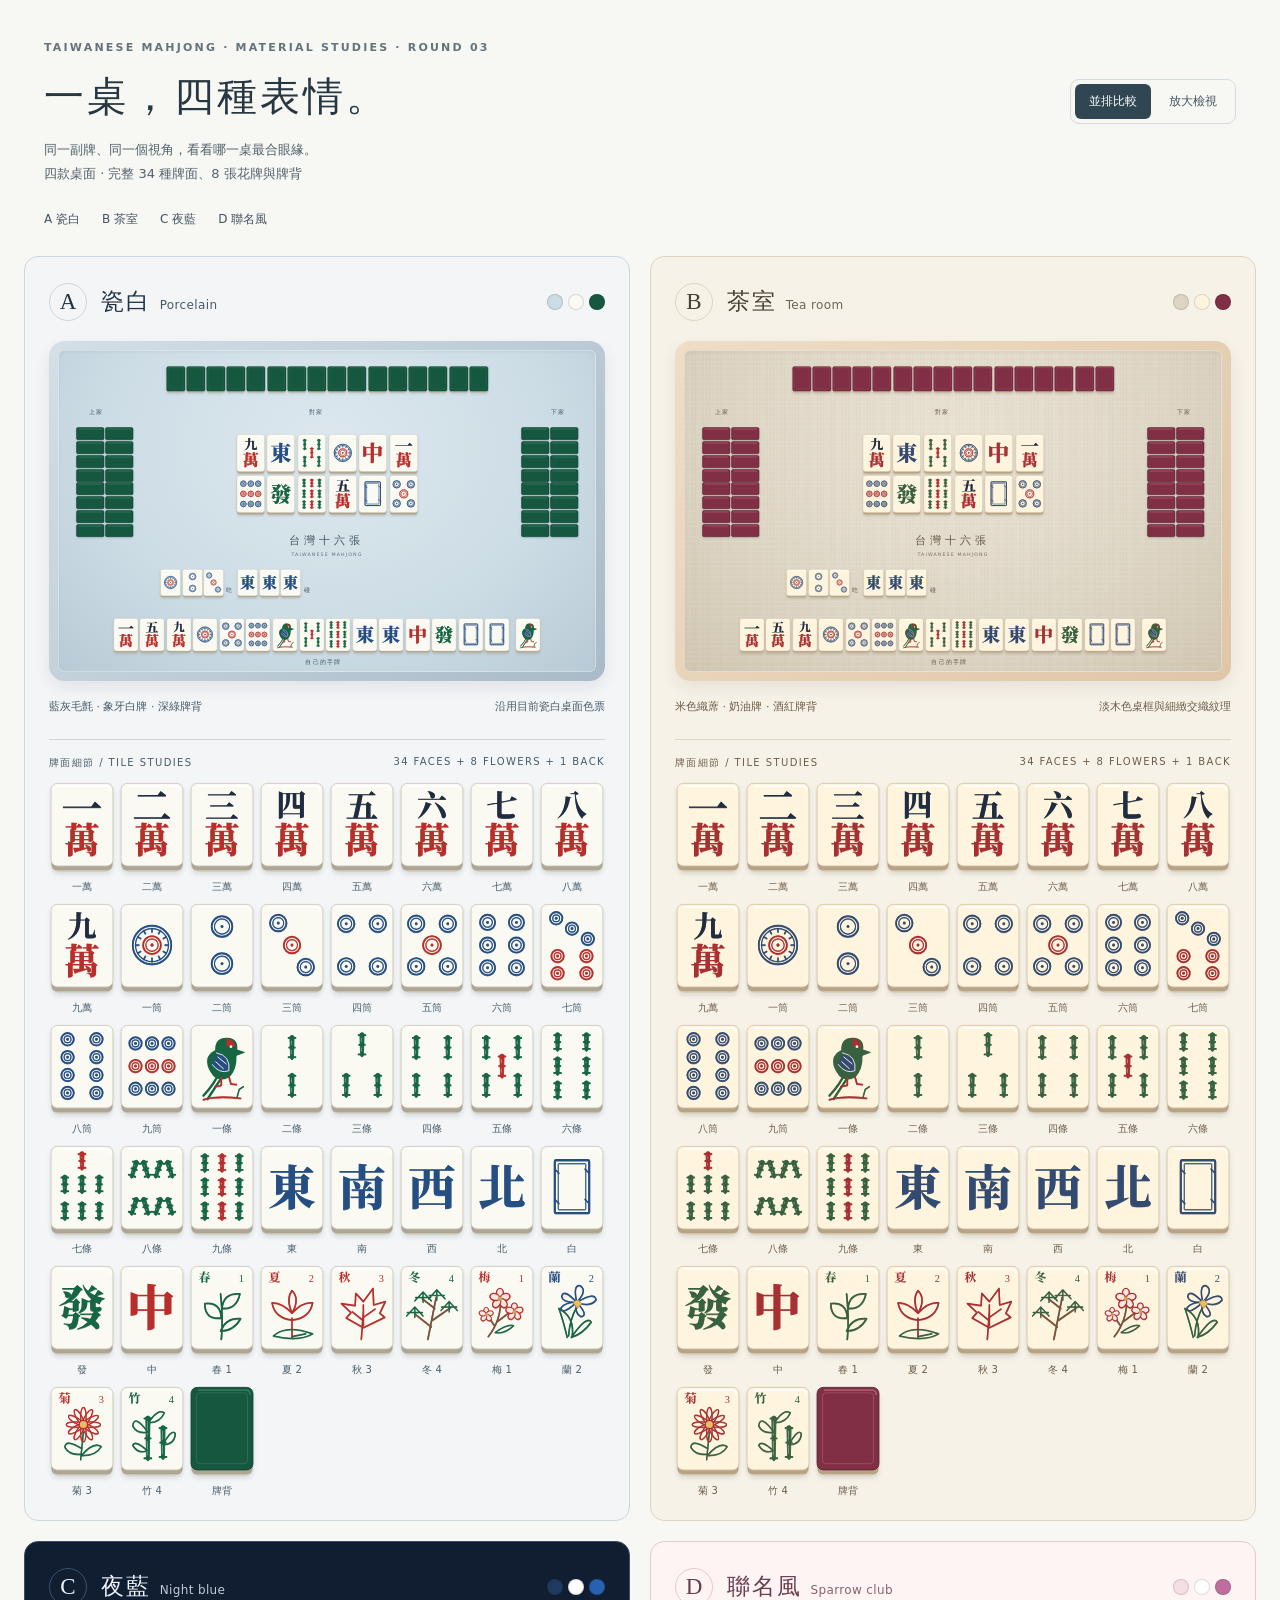
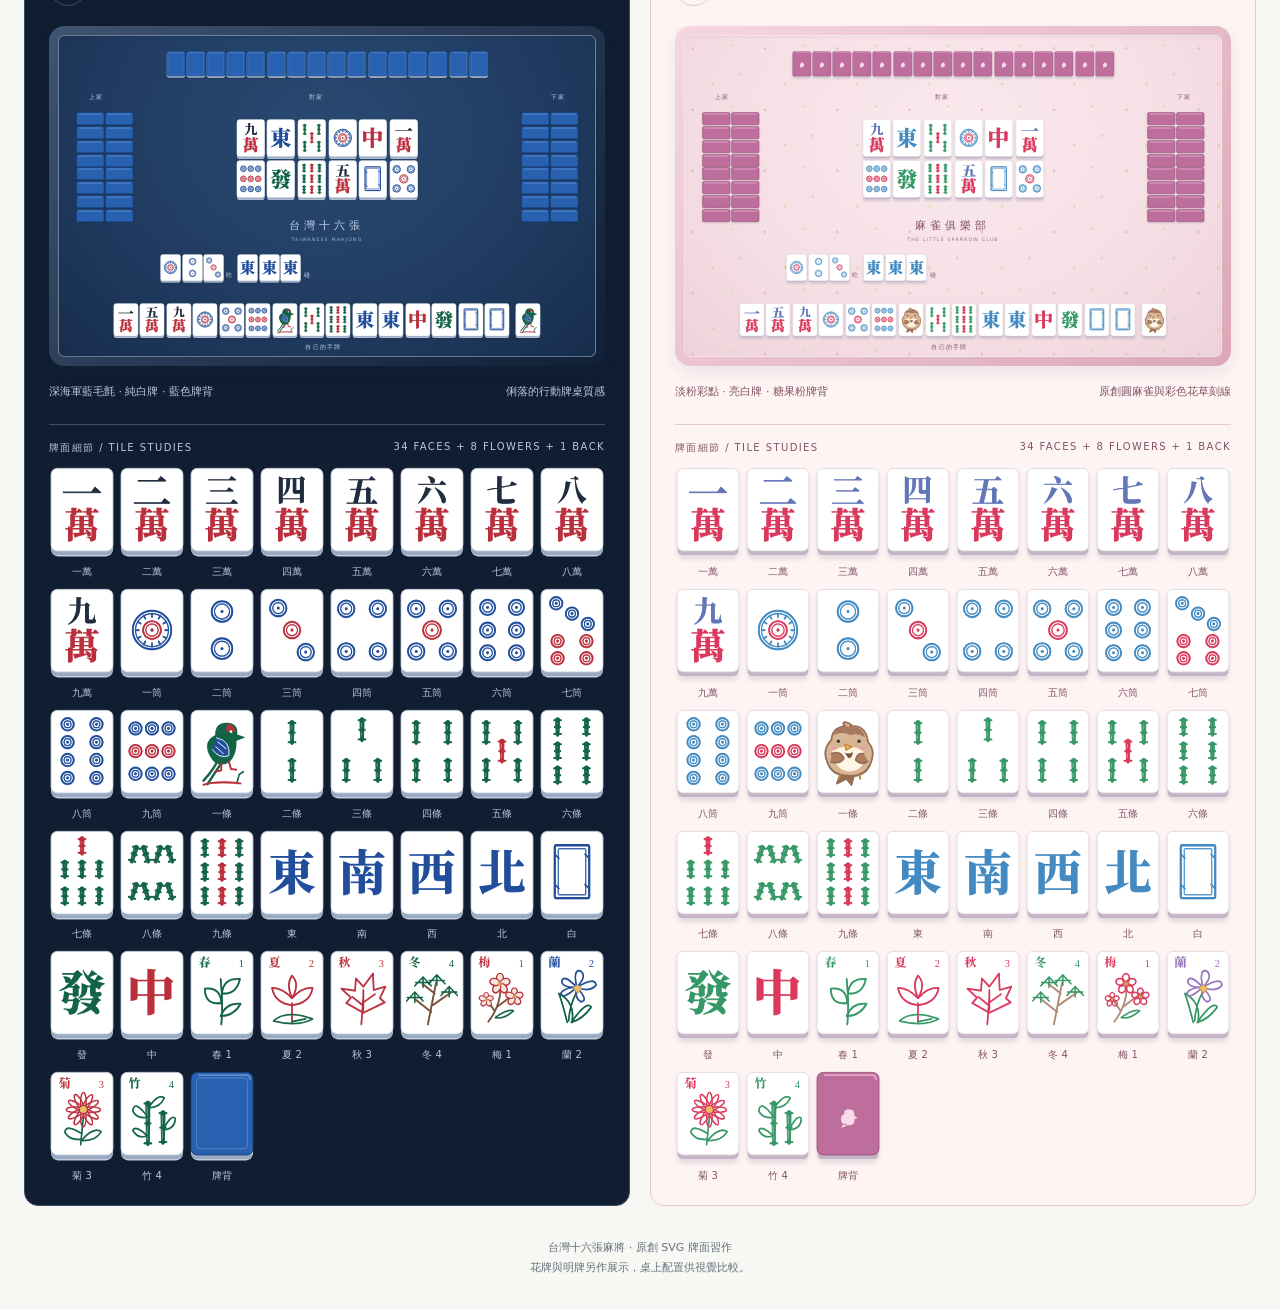
<file: server/static/tile-samples.html>
<!doctype html>
<html lang="zh-Hant">
<head>
  <meta charset="utf-8">
  <meta name="viewport" content="width=device-width, initial-scale=1">
  <meta name="color-scheme" content="light">
  <link rel="icon" href="data:,">
  <title>桌與牌 · 四款樣本</title>
  <style>
    * { box-sizing: border-box; }
    :root { font-family: "Noto Sans TC", "Microsoft JhengHei", system-ui, sans-serif; color: #273741; background: #f7f7f4; }
    body { margin: 0; }
    button, a { -webkit-tap-highlight-color: transparent; }
    .masthead { max-width: 1280px; margin: auto; padding: 40px 44px 28px; }
    .eyebrow { font: 600 11px/1.5 system-ui, sans-serif; letter-spacing: .2em; text-transform: uppercase; color: #65737b; }
    .heading { display: flex; align-items: end; justify-content: space-between; gap: 24px; margin-top: 12px; }
    h1 { margin: 0; font-family: "Noto Serif TC", "PMingLiU", serif; font-weight: 500; font-size: clamp(27px, 4vw, 40px); letter-spacing: .08em; }
    .intro { margin: 14px 0 0; color: #52616b; font-size: 13px; line-height: 1.9; }
    .view-control { display: flex; flex-shrink: 0; gap: 4px; padding: 4px; border: 1px solid #d4dcdf; border-radius: 9px; }
    button { padding: 9px 14px; border: 0; border-radius: 6px; background: transparent; font: inherit; font-size: 12px; color: #43545f; cursor: pointer; }
    button[aria-pressed="true"] { color: white; background: #304753; }
    button:focus-visible, a:focus-visible { outline: 3px solid #3377a2; outline-offset: 3px; }
    .index { display: flex; gap: 22px; margin-top: 24px; }
    .index a { color: #43545f; text-decoration: none; font-size: 12px; }
    .index a:hover { text-decoration: underline; }
    .samples { display: grid; grid-template-columns: repeat(2, minmax(0, 1fr)); gap: 20px; padding: 0 24px 32px; max-width: 2000px; margin: auto; }
    .samples.is-expanded { grid-template-columns: minmax(0, 1fr); max-width: 1280px; padding-inline: 0; gap: 28px; }
    .sample { min-width: 0; overflow: hidden; background: var(--page); color: var(--ink); border: 1px solid var(--line); border-radius: 14px; padding: 26px 24px 22px; scroll-margin-top: 16px; }
    .sample-header { display: flex; align-items: center; gap: 14px; max-width: 900px; margin: 0 auto 20px; }
    .letter { display: grid; place-items: center; width: 38px; height: 38px; border: 1px solid var(--line); border-radius: 50%; font: 400 23px Georgia, serif; }
    h2 { font-family: "Noto Serif TC", "PMingLiU", serif; font-size: 23px; font-weight: 500; margin: 0; letter-spacing: .08em; }
    h2 span { font: 400 12px system-ui, sans-serif; letter-spacing: .03em; margin-left: 9px; opacity: .8; }
    .palette { display: flex; gap: 5px; margin-left: auto; }
    .swatch { width: 16px; height: 16px; border-radius: 50%; border: 1px solid #0002; background: var(--swatch); }
    .table-frame { container-type: inline-size; max-width: 900px; margin: auto; }
    .table { position: relative; aspect-ratio: 900 / 550; border: 1.65cqw solid transparent; border-radius: 2.8cqw; background: var(--felt-surface) padding-box, linear-gradient(135deg, var(--rail-hi), var(--rail)) border-box; box-shadow: 0 1.2cqw 2.8cqw #182c3a14, inset 0 0 0 .15cqw #fff7, inset 0 .3cqw .8cqw #0001; }
    .theme-B .table::before { content: ""; position: absolute; inset: 0; border-radius: 1cqw; pointer-events: none; opacity: .38; background: repeating-linear-gradient(0deg, #fff3 0 .11cqw, transparent .11cqw .45cqw), repeating-linear-gradient(90deg, #99816b18 0 .1cqw, transparent .1cqw .5cqw); }
    .theme-D .table::before { content: ""; position: absolute; inset: 0; border-radius: 1cqw; pointer-events: none; opacity: .7; background-image: radial-gradient(circle at 12% 22%, #e3aaad .19cqw, transparent .26cqw), radial-gradient(circle at 78% 65%, #b9c9df .18cqw, transparent .26cqw), radial-gradient(circle at 40% 80%, #dacb80 .18cqw, transparent .26cqw), radial-gradient(circle at 65% 17%, #c5d7b0 .17cqw, transparent .25cqw); background-size: 13cqw 11cqw; }
    .tile { display: block; min-width: 0; flex-shrink: 0; filter: drop-shadow(0 .28cqw .18cqw #15252e26); }
    .tile svg { display: block; width: 100%; height: auto; overflow: visible; }
    .opponent { position: absolute; display: grid; gap: .1cqw; }
    .opponent--top { top: 5%; left: 20%; width: 60%; grid-template-columns: repeat(16, minmax(0, 1fr)); }
    .opponent--left, .opponent--right { top: 24%; width: 10.7%; grid-template-columns: repeat(2, minmax(0, 1fr)); }
    .opponent--left { left: 3.3%; }
    .opponent--right { right: 3.3%; }
    .seat-label { position: absolute; font-size: 1.15cqw; letter-spacing: .18em; color: var(--table-ink); }
    .seat-label--top { top: 18%; left: 46.6%; }
    .seat-label--left { left: 5.7%; top: 18%; }
    .seat-label--right { right: 5.7%; top: 18%; }
    .river { position: absolute; top: 26%; left: 33%; width: 34%; display: grid; grid-template-columns: repeat(6, minmax(0, 1fr)); gap: .2cqw; }
    .table-mark { position: absolute; top: 57%; left: 36%; width: 28%; text-align: center; color: var(--table-ink); }
    .table-mark strong { display: block; font-family: "Noto Serif TC", "PMingLiU", serif; font-weight: 400; font-size: 2cqw; letter-spacing: .36em; }
    .table-mark small { display: block; font: 500 .85cqw system-ui, sans-serif; letter-spacing: .24em; margin-top: .6cqw; opacity: .8; }
    .melds { position: absolute; display: flex; gap: 2.4cqw; bottom: 23%; left: 19%; }
    .meld { display: flex; gap: .05cqw; position: relative; }
    .meld .tile { width: 3.8cqw; }
    .meld-label { position: absolute; font-size: 1cqw; color: var(--table-ink); right: -1.5cqw; bottom: .7cqw; }
    .hand { position: absolute; display: flex; gap: .12cqw; width: 83%; left: 8.5%; bottom: 5.5%; justify-content: center; }
    .hand .tile { width: 5.8%; }
    .hand .tile:last-child { margin-left: .8cqw; }
    .hand-label { bottom: 1.6%; left: 46%; }
    .sample-note { max-width: 900px; margin: 17px auto 0; display: flex; justify-content: space-between; gap: 10px; font-size: 11px; line-height: 1.7; color: var(--muted); }
    .face-sheet { max-width: 1060px; margin: 23px auto 0; border-top: 1px solid var(--line); padding-top: 16px; }
    .sheet-heading { display: flex; justify-content: space-between; gap: 12px; font-size: 10px; letter-spacing: .14em; color: var(--muted); margin-bottom: 12px; }
    .face-row { display: grid; grid-template-columns: repeat(8, minmax(0, 1fr)); gap: 9px 4px; }
    .face-item { min-width: 0; text-align: center; }
    .face-item .tile { max-width: 68px; margin: auto; filter: drop-shadow(0 3px 2px #15252e1c); }
    .face-name { display: block; font-size: 10px; color: var(--muted); margin-top: 7px; }
    .is-expanded .sample { border-radius: 0; padding: 28px 40px; }
    .is-expanded .face-row { grid-template-columns: repeat(9, minmax(0, 1fr)); gap: 12px 8px; }
    footer { text-align: center; font-size: 11px; color: #65737b; padding: 0 24px 32px; line-height: 1.8; }
    @media (min-width: 2100px) { .samples:not(.is-expanded) { grid-template-columns: repeat(4, minmax(0, 1fr)); max-width: none; } }
    @media (max-width: 740px) {
      .masthead { padding: 26px 20px 22px; }
      .heading { align-items: start; flex-direction: column; gap: 18px; }
      .samples { grid-template-columns: minmax(0, 1fr); padding-inline: 10px; }
      .sample, .is-expanded .sample { padding: 22px 12px; }
      h2 { font-size: 20px; } h2 span { font-size: 11px; }
      .sample-note { flex-direction: column; gap: 2px; }
      .is-expanded .face-row { grid-template-columns: repeat(8, minmax(0, 1fr)); }
      .sheet-heading { letter-spacing: .04em; }
    }
    @media print { .masthead, footer { display: none; } .samples { display: block; } .sample { break-inside: avoid; margin-bottom: 20px; } }
  </style>
  <script type="module" src="./js/tile-samples.js"></script>
</head>
<body>
  <header class="masthead">
    <div class="eyebrow">Taiwanese Mahjong · Material studies · Round 03</div>
    <div class="heading">
      <h1>一桌，四種表情。</h1>
      <div class="view-control" aria-label="樣本顯示方式">
        <button type="button" data-view="compare" aria-pressed="true">並排比較</button>
        <button type="button" data-view="expanded" aria-pressed="false">放大檢視</button>
      </div>
    </div>
    <p class="intro">同一副牌、同一個視角，看看哪一桌最合眼緣。<br>四款桌面 · 完整 34 種牌面、8 張花牌與牌背</p>
    <nav class="index" aria-label="四款樣本"><a href="#sample-A">A 瓷白</a><a href="#sample-B">B 茶室</a><a href="#sample-C">C 夜藍</a><a href="#sample-D">D 聯名風</a></nav>
  </header>
  <main class="samples" id="samples" aria-label="桌面與牌面樣本"></main>
  <noscript>請啟用 JavaScript，以查看四款桌面與 SVG 牌面。</noscript>
  <footer>台灣十六張麻將 · 原創 SVG 牌面習作<br>花牌與明牌另作展示，桌上配置供視覺比較。</footer>
</body>
</html>
</file>
<file: server/static/style.css>
/* 台灣麻將教室 SPA — local-only landscape table and review surface. */

:root {
  --felt-0: #B8CAD5;
  --felt-1: #CCDCE5;
  --felt-2: #DDE8EE;
  --wood: #A9BBC8;
  --bg: #E7EDF1;
  /* Porcelain studio surfaces (docs/app-redesign.md); legacy token names. */
  --page: #F3F5F7;
  --wood-hi: #D4DFE7;
  --wood-lo: #A9BBC8;
  --wood-ink: #203344;
  --felt-surface: radial-gradient(ellipse at 50% 30%, var(--felt-2), var(--felt-1) 60%, var(--felt-0));
  --lacquer: #FFFFFF;
  --gold-edge: #724A00;
  --focus: #205580;
  --panel: #F8FAFC;
  --ink: #203344;
  --ink-dim: #3E5261;
  --ink-faint: #425664;
  --bone: #fbfaf2;
  --bone-edge: #cfcabc;
  --bone-shadow: #b5b0a0;
  --tile-side: #c8c2b1;
  --tile-foot: #ada694;
  --tile-ink: #202d40;
  --cinnabar: #b72e2b;
  --tile-blue: #254e83;
  --tile-green: #176543;
  /* Approved theme A; tile-faces.js supplies attribute-selected tile themes. */
  --tile-back: #15583f;
  --tile-back-edge: #0d3c2c;
  --tile-back-highlight: #377b5f;
  --wall-top: #efe9d8;
  --wall-side: #a99d84;
  --gold: #B77A08;
  --red: #c02c2c;
  --blue: #2a4fa2;
  --green: #2e7d32;
  --wind: #23407a;
  --q-best: #4fc78a;
  --q-correct: #55a9e8;
  --q-inaccuracy: #e6b84d;
  --q-wrong: #ee765f;
  --q-unresolved: #a58be2;
  --mode-ink: #202d40;
  --mode-red: #b72e2b;
  --tool-red: #b72e2b;
  --tool-blue: #254e83;
  --badge-surface: #203344;
  --badge-ink: #10201c;
  --win-ink: #1e7a4c;
  --lose-ink: #b2402b;
  --wall-bottom: #d6cdb7;
  --felt-texture: repeating-linear-gradient(117deg, transparent 0 10px, rgba(255, 255, 255, .14) 11px, transparent 12px 19px);
  --felt-texture-size: auto;
  --felt-texture-opacity: .07;
  color-scheme: light;
  --serif: "Noto Serif TC", "PMingLiU", serif;
  --sans: "Noto Sans TC", "Microsoft JhengHei", system-ui, sans-serif;
}

/* Table palettes match TILE_THEMES in tile-faces.js (the sample source).
   Text pigments are independent of the decorative tile artwork. */
:root[data-table-theme="B"] {
  --page: #F7F2E8;
  --bg: #eee7da;
  --felt-0: #d0c6b2;
  --felt-1: #DDD5C4;
  --felt-2: #e9e2d3;
  --wood: #DFC6A6;
  --wood-hi: #efddc6;
  --wood-lo: #DFC6A6;
  --wood-ink: #4a4034;
  --panel: #faf5eb;
  --lacquer: #fffaf0;
  --ink: #4a4034;
  --ink-dim: #60503e;
  --ink-faint: #60503e;
  --gold-edge: #694600;
  --focus: #59436f;
  --mode-red: #a73032;
  --tool-red: #a73032;
  --tool-blue: #334b70;
  --wall-top: #fff5df;
  --wall-bottom: #d3c4a7;
  --wall-side: #b7a387;
  --felt-texture: repeating-linear-gradient(0deg, #fff3 0 1px, transparent 1px 4px), repeating-linear-gradient(90deg, #99816b18 0 1px, transparent 1px 5px);
  --felt-texture-opacity: .38;
}
:root[data-table-theme="C"] {
  color-scheme: dark;
  --page: #111e32;
  --bg: #15263f;
  --felt-0: #172d4c;
  --felt-1: #203b60;
  --felt-2: #2a4a72;
  --wood: #0f2038;
  --wood-hi: #3e5471;
  --wood-lo: #0f2038;
  --wood-ink: #edf3ff;
  --panel: #182b46;
  --lacquer: #14253d;
  --ink: #edf3ff;
  --ink-dim: #d0ddf0;
  --ink-faint: #d0ddf0;
  --gold: #e0a300;
  --gold-edge: #ffd478;
  --focus: #d0e4ff;
  --mode-red: #bb2f3d;
  --tool-red: #bb2f3d;
  --tool-blue: #204e9b;
  --win-ink: #80dfac;
  --lose-ink: #ffb5a8;
  --wall-top: #ffffff;
  --wall-bottom: #c4cede;
  --wall-side: #9aaac2;
}
:root[data-table-theme="D"] {
  --page: #fff4f4;
  --bg: #f8e8ed;
  --felt-0: #eed2da;
  --felt-1: #f5dfe4;
  --felt-2: #fae9ed;
  --wood: #dba8b8;
  --wood-hi: #f5d6df;
  --wood-lo: #dba8b8;
  --wood-ink: #613849;
  --panel: #fff5f8;
  --lacquer: #fffafb;
  --ink: #673e50;
  --ink-dim: #704455;
  --ink-faint: #704455;
  --gold-edge: #724A00;
  --focus: #62416d;
  --mode-ink: #5e70af;
  --mode-red: #bd2c4c;
  --tool-red: #bd2c4c;
  --tool-blue: #285d88;
  --wall-top: #ffffff;
  --wall-bottom: #e3dce5;
  --wall-side: #c4b4c6;
  --felt-texture: radial-gradient(circle at 12% 22%, #e3aaad 1.7px, transparent 2.3px), radial-gradient(circle at 78% 65%, #b9c9df 1.6px, transparent 2.3px), radial-gradient(circle at 40% 80%, #dacb80 1.6px, transparent 2.3px), radial-gradient(circle at 65% 17%, #c5d7b0 1.5px, transparent 2.2px);
  --felt-texture-size: 117px 99px;
  --felt-texture-opacity: .7;
}

* { box-sizing: border-box; }

body {
  margin: 0;
  background: var(--page);
  color: var(--ink);
  font-family: var(--sans);
  font-size: 15px;
  line-height: 1.55;
  -webkit-font-smoothing: antialiased;
}

/* Every route is one ceramic-railed fabric table: the border is the rail, the
   padding box is the felt, and the screen's .topbar sits on the rail. */
.app {
  --rail: 14px;
  --felt-pad: 18px;
  max-width: 560px;
  min-height: calc(100vh - 32px);
  margin: 16px auto calc(16px + env(safe-area-inset-bottom));
  padding: 0 var(--felt-pad) 24px;
  border: var(--rail) solid transparent;
  border-radius: 30px;
  background: var(--felt-surface) padding-box, linear-gradient(var(--wood-hi), var(--wood-hi)) border-box;
  box-shadow: inset 0 0 0 1px var(--wood), 0 8px 24px rgba(32, 51, 68, .12);
}

/* The in-game workspace needs 1260px to show the 820px felt beside the rail
   without scrolling, so table routes get a thin frame and give up the page
   margin at laptop width. */
.app.app--table {
  --rail: 6px;
  --felt-pad: 4px;
  width: calc(100% - 32px);
  max-width: 1480px;
  border-radius: 18px;
}
.app.app--home { background: linear-gradient(var(--page), var(--page)) padding-box, linear-gradient(var(--wood-hi), var(--wood-hi)) border-box; max-width: 1180px; display: flex; flex-direction: column; padding-bottom: 0; }

@media (max-width: 1320px) {
  .app.app--table { width: auto; margin-inline: 0; }
}

button {
  font-family: inherit;
  cursor: pointer;
}

.skip-link {
  position: fixed;
  top: 6px;
  left: 6px;
  z-index: 100;
  padding: 6px 10px;
  border-radius: 7px;
  background: var(--gold);
  color: #241300;
  transform: translateY(-150%);
}

.skip-link:focus { transform: none; }

/* ---------- top bar ---------- */

.topbar {
  display: flex;
  flex-wrap: wrap;
  align-items: center;
  gap: 10px 18px;
  padding: 6px 2px 10px;
}

/* On the rail: the bar spans the felt's padding and the felt starts below it.
   The two pseudo-elements round the felt's top corners. */
.app > .topbar {
  position: relative;
  margin: 0 calc(-1 * var(--felt-pad)) 20px;
  padding: 2px 6px 14px;
  background: var(--wood-hi);
  color: var(--wood-ink);
}

.app > .topbar::before, .app > .topbar::after {
  content: "";
  position: absolute;
  top: 100%;
  width: 16px;
  height: 16px;
  pointer-events: none;
}
.app > .topbar::before { left: 0; background: radial-gradient(circle at 100% 100%, transparent 15.5px, var(--wood-hi) 16px); }
.app > .topbar::after { right: 0; background: radial-gradient(circle at 0 100%, transparent 15.5px, var(--wood-hi) 16px); }

.topbar .back {
  display: inline-flex;
  align-items: center;
  min-height: 44px;
  padding: 0 16px 0 12px;
  border: 0;
  border-radius: 999px;
  background: var(--panel);
  color: var(--wood-ink);
  font-size: 15px;
  font-weight: 700;
  text-decoration: none;
  flex: 0 0 auto;
}
.topbar .back:hover { color: var(--focus); }

.topbar h1 {
  font-family: var(--sans);
  font-size: 26px;
  font-weight: 900;
  line-height: 1.25;
  margin: 0;
  letter-spacing: .04em;
  color: var(--ink);
  flex: 1 1 auto;
}

.topbar .mode-tag {
  margin-left: auto;
  font-size: 14px;
  color: var(--wood-ink);
  flex: 0 1 auto;
}

/* 底台 toggle when it sits on the rail */
.topbar .scheme-toggle { margin: 0 0 0 auto; color: var(--wood-ink); flex-wrap: wrap; }
.topbar .scheme-caption { color: var(--wood-ink); font-size: 14px; }
.topbar .scheme-toggle button {
  min-height: 44px;
  padding: 0 14px;
  border: 0;
  background: var(--panel);
  color: var(--wood-ink);
  font-size: 14px;
  font-weight: 700;
}
.topbar .scheme-toggle button.active { background: var(--gold); color: #1d1608; }

.app .topbar :focus-visible, .app .lobby :focus-visible, .app .shell-foot :focus-visible, .app .deal :focus-visible {
  outline: 3px solid var(--focus);
  outline-offset: 3px;
}

/* trainer scorecard, persistent under the title */
.scorebar {
  display: flex;
  flex-wrap: wrap;
  gap: 6px 14px;
  justify-content: center;
  background: var(--panel);
  border-radius: 10px;
  padding: 7px 10px;
  margin-bottom: 8px;
  font-size: 12.5px;
  color: var(--ink-dim);
}

.scorebar b {
  color: var(--ink);
  font-size: 15px;
  font-variant-numeric: tabular-nums;
}

/* ---------- tiles ---------- */

.tile {
  position: relative;
  display: inline-grid;
  place-items: center;
  flex: 0 0 auto;
  padding: 0;
  background: transparent;
  border: 0;
  border-radius: 6px;
  user-select: none;
}

.tile.lg { width: 44px; height: 60px; }
.tile.sm { width: 27px; height: 38px; border-radius: 4px; }
.tile.landscape.sm { width: 38px; height: 27px; }
.tile svg.tile-art {
  display: block;
  width: 100%;
  height: 100%;
  filter: drop-shadow(0 2px 1px rgba(32, 51, 68, .144));
}

.felt .tile.sm { width: 22px; height: 30px; }
.felt .tile.landscape.sm { width: 26px; height: 18px; }

.tile.drawn { outline: 3px solid var(--gold); outline-offset: 1px; }
.tile.cut { outline: 2px solid var(--red); outline-offset: 1px; opacity: .55; }
.tile.model-leader-mark { outline: 3px solid var(--q-best); outline-offset: 1px; }
.tile.indistinguishable-mark {
  outline: 3px solid var(--q-unresolved);
  outline-offset: 1px;
  background: repeating-linear-gradient(135deg, rgba(165, 139, 226, .2) 0 5px, transparent 5px 10px);
}
.attack-defense-table .tile.tsumogiri::after, .attack-defense-table .tile.tedashi::after {
  content: "";
  position: absolute;
  top: 2px;
  left: 7px;
  right: 7px;
  height: 3px;
  border-radius: 999px;
  background: var(--red);
}
.attack-defense-table .tile.tedashi::after { background: var(--blue); }

.tile.landed { animation: land .28s ease-out; }

@keyframes land {
  from { transform: translateY(-10px) scale(1.15); opacity: .4; }
  to { transform: none; opacity: 1; }
}

@media (prefers-reduced-motion: reduce) {
  .tile.landed { animation: none; }
  .handrow > .tile { transition: none; }
}

/* ---------- felt table ---------- */

.table-workspace {
  display: grid;
  grid-template-columns: minmax(0, 1fr) minmax(360px, 400px);
  align-items: start;
  gap: 16px;
}

/* One fabric table inside a quiet porcelain workspace. */
.app.app--table:has(.table-workspace) {
  background: var(--bg) padding-box, linear-gradient(var(--wood-hi), var(--wood-hi)) border-box;
}

.table-board { min-width: 0; }

.table-scroll {
  width: 100%;
  min-width: 0;
  overflow-x: auto;
  border-radius: 14px;
  scrollbar-color: var(--wood) transparent;
}

.table-scroll:focus-visible { outline: 2px solid var(--gold); outline-offset: 2px; }

.felt {
  position: relative;
  display: grid;
  width: 100%;
  min-width: 820px;
  aspect-ratio: 4 / 3;
  overflow: hidden;
  grid-template-columns: 13% 4% minmax(0, 1fr) 4% 13%;
  grid-template-rows: 12% 4% minmax(0, 1fr) 4% 17%;
  /* Side seats run the full height so the upper corners are theirs, the way a
     real table seats them. The bottom band keeps all five columns because the
     live 17-tile hand is the widest thing on the felt. */
  grid-template-areas:
    "hl ht ht ht hr"
    "hl wt wt wt hr"
    "hl wl co wr hr"
    "hl wb wb wb hr"
    "hb hb hb hb hb";
  background: var(--felt-surface);
  border: 10px solid var(--wood-hi);
  border-radius: 16px;
  box-shadow: inset 0 0 0 1px var(--wood), inset 0 0 24px rgba(32, 51, 68, .06);
}

.felt::before {
  content: "";
  position: absolute;
  inset: 0;
  pointer-events: none;
  opacity: var(--felt-texture-opacity);
  background-image: var(--felt-texture);
  background-size: var(--felt-texture-size);
}

.seat-band, .wall-band, .table-core { position: relative; z-index: 1; min-width: 0; min-height: 0; }
.seat-band { display: flex; align-items: center; justify-content: center; gap: 12px; overflow: hidden; }
.seat--top { grid-area: ht; padding-top: 22px; }
.seat--right { grid-area: hr; flex-direction: column; gap: 18px; padding: 24px 4px 12px; }
.seat--bottom { grid-area: hb; padding-top: 15px; }
.seat--left { grid-area: hl; flex-direction: column; gap: 18px; padding: 24px 4px 12px; }

.seat-identity {
  position: absolute;
  top: 2px;
  left: 6px;
  display: flex;
  align-items: center;
  gap: 5px;
  max-width: calc(100% - 12px);
  padding: 2px 6px;
  overflow: hidden;
  border-radius: 6px;
  background: var(--panel);
  color: var(--ink-dim);
  font-size: 12px;
  line-height: 15px;
  white-space: nowrap;
  text-overflow: ellipsis;
  z-index: 3;
}

.seat--right .seat-identity { left: auto; right: 6px; }
/* Side columns are narrow; wrap the chip instead of clipping 明牌/分數. */
.seat--left .seat-identity, .seat--right .seat-identity { flex-wrap: wrap; row-gap: 0; }
/* The side seats own the top corners, so centre the facing seat's chip
   instead of letting three labels pile into the top-left. */
.seat--top .seat-identity { left: 50%; transform: translateX(-50%); }
.seat-identity b { color: var(--gold-edge); font-family: var(--serif); font-size: 12px; }
.seat-identity .dealer-chip {
  padding: 0 5px;
  border-radius: 4px;
  background: var(--gold);
  color: #2b1900;
  font-weight: 800;
}
.seat-identity .declared { color: var(--gold-edge); font-weight: 700; }
.seat-identity .seat-score { color: var(--ink-faint); }
.seat-details { display: contents; }
/* Keep the inline score after 宣告. */
.seat-details > .seat-score { order: 1; }

@media (max-width: 700px), screen and (max-width: 1000px) and (max-height: 560px) and (orientation: landscape) {
  .seat-identity--opponent {
    overflow: visible;
    -webkit-user-select: none;
    user-select: none;
    -webkit-touch-callout: none;
  }
  .seat-details {
    position: absolute;
    top: calc(100% + 2px);
    left: 0;
    display: none;
    flex-direction: column;
    padding: 4px 6px;
    border: 1px solid var(--wood);
    border-radius: 6px;
    background: var(--panel);
    pointer-events: none;
  }
  .seat--right .seat-details { left: auto; right: 0; }
  .seat-band:has(.seat-identity--opponent:is(.seat-identity--pressed, :focus-visible)) { overflow: visible; z-index: 2; }
  .seat-identity--opponent:is(.seat-identity--pressed, :focus-visible) > .seat-details { display: flex; }
}

.concealed-hand { display: flex; gap: 1px; min-width: 0; min-height: 0; }
.concealed-hand--landscape { flex-direction: column; }
.concealed-hand--unknown { color: var(--ink-faint); font-size: 12px; }

.seat-melds { display: flex; gap: 7px; }
.seat--left .seat-melds, .seat--right .seat-melds { flex-direction: column; }
.seat-meld, .hand-meld {
  position: relative;
  display: flex;
  gap: 1px;
  padding-top: 14px;
}

.meld-provenance {
  position: absolute;
  top: -2px;
  left: 0;
  z-index: 2;
  padding: 0 4px;
  border: 1px solid rgba(70, 91, 107, .65);
  border-radius: 4px;
  background: #765bbe;
  color: #fff;
  font-size: 12px;
  font-weight: 800;
  line-height: 13px;
  white-space: nowrap;
}

.wall-band { display: flex; align-items: center; justify-content: center; gap: 3px; overflow: hidden; }
.wall-band--top { grid-area: wt; }
.wall-band--right { grid-area: wr; flex-direction: column; }
.wall-band--bottom { grid-area: wb; }
.wall-band--left { grid-area: wl; flex-direction: column; }
.wall-band--unknown { color: var(--ink-faint); font-size: 12px; }

.wall-stack { position: relative; width: 21px; height: 17px; flex: 0 0 auto; }
.wall-tile {
  position: absolute;
  left: 0;
  bottom: 0;
  width: 21px;
  height: 12px;
  border: 1px solid var(--bone-edge);
  border-radius: 2px;
  background: linear-gradient(180deg, var(--wall-top), var(--wall-bottom));
  box-shadow: 0 2px 0 var(--wall-side), 0 3px 3px rgba(32, 51, 68, .115);
}
.wall-tile:nth-child(2) { bottom: 4px; }
.wall-band--left .wall-stack, .wall-band--right .wall-stack { width: 17px; height: 21px; }
.wall-band--left .wall-tile, .wall-band--right .wall-tile { width: 12px; height: 21px; }
.wall-band--left .wall-tile:nth-child(2) { bottom: 0; left: 4px; }
.wall-band--right .wall-tile { left: 5px; }
.wall-band--right .wall-tile:nth-child(2) { bottom: 0; left: 1px; }

.table-core {
  grid-area: co;
  display: grid;
  padding: 3px;
  gap: 4px;
  grid-template-columns: auto minmax(0, 1fr) auto;
  grid-template-rows: auto minmax(max-content, 1fr) auto;
  /* Symmetric cross: side rivers span the full height so six-tile rows fit
     without reserving three river depths above and below them. */
  grid-template-areas: "rl rt rr" "rl ce rr" "rl rb rr";
}

.river {
  display: grid;
  gap: 2px;
  align-content: center;
  justify-content: center;
}
.river--top { grid-area: rt; grid-template-columns: repeat(6, var(--river-w)); }
.river--bottom { grid-area: rb; grid-template-columns: repeat(6, var(--river-w)); }
.river--left { grid-area: rl; }
.river--right { grid-area: rr; }

.center-box {
  grid-area: ce;
  align-self: center;
  justify-self: center;
  background: var(--panel);
  color: var(--ink);
  border: 1px solid rgba(70, 91, 107, .12);
  border-radius: 13px;
  padding: 6px 8px;
  text-align: center;
  box-shadow: 0 8px 24px rgba(32, 51, 68, .128);
}
.center-stats { display: flex; justify-content: center; gap: 9px; }
.center-stats span { display: grid; }
.center-stats strong { font-size: 16px; font-variant-numeric: tabular-nums; line-height: 1.1; }
.center-stats small, .center-note { color: var(--ink-dim); font-size: 11px; }
.center-box .noflower { color: var(--ink-faint); font-size: 11px; margin-top: 3px; }
.center-box .offered { display: flex; justify-content: center; align-items: center; gap: 5px; margin-top: 4px; color: var(--ink-dim); font-size: 12px; }
.center-box .offered .tile.sm { width: 20px; height: 27px; }

/* ---------- own hand ---------- */

.handrow {
  display: flex;
  align-items: flex-end;
  justify-content: center;
  gap: 3px;
  background: linear-gradient(var(--felt-1), var(--felt-0));
  border: 10px solid var(--wood-hi);
  border-radius: 16px;
  margin-top: 8px;
  padding: 12px 6px 9px;
}

.handrow.table-hand {
  min-width: 0;
  margin: 0;
  padding: 0 6px;
  border: 0;
  border-radius: 0;
  background: transparent;
}

.handrow > .tile {
  flex: 0 0 44px;
  width: 44px;
  height: 60px;
  transition: transform .12s ease-out;
}

.handrow button.tile { padding: 0; }
.handrow button.tile:disabled { cursor: default; }
.handrow .tile.lifted { transform: translateY(-9px); outline: 3px solid var(--gold); outline-offset: 1px; }
.handrow .gap { flex: 0 0 10px; }

/* graded hand: net-EV gap badge above each evaluated tile, 我 on the played one.
   The bottom band grows to fit the badges below the seat chip; the core gives
   up the difference. */
.felt--scored { grid-template-rows: 12% 4% minmax(0, 1fr) 4% minmax(17%, max-content); }
.felt--scored .seat--bottom { align-items: flex-end; padding-bottom: 7px; }
.handrow.has-scores { padding-top: 26px; }
.handrow.has-scores .tile.cut { opacity: 1; }
.handrow.has-scores .tile.cut svg.tile-art { opacity: .55; }
.tile-score, .tile-mine {
  position: absolute;
  left: 50%;
  transform: translateX(-50%);
  border-radius: 4px;
  color: #14101a;
  font: 700 11px/1.35 var(--sans);
  font-variant-numeric: tabular-nums;
  white-space: nowrap;
}
.tile-score { bottom: calc(100% + 4px); padding: 0 4px; }
.tile-score.q-best { background: var(--q-best); }
.tile-score.q-correct { background: var(--q-correct); }
.tile-score.q-inaccuracy { background: var(--q-inaccuracy); }
.tile-score.q-wrong { background: var(--q-wrong); }
.tile-score.q-unresolved { background: var(--q-unresolved); }
.tile-mine { bottom: -5px; padding: 0 5px; background: var(--red); color: #fff; }

/* declared melds: separated group at the tray's right edge */
.hand-melds {
  display: flex;
  gap: 6px;
  align-items: flex-end;
  margin-left: 14px;
  padding-left: 10px;
  border-left: 1px solid rgba(70, 91, 107, .25);
  flex: 0 0 auto;
}

.table-hand .hand-melds { margin-left: 8px; padding-left: 7px; }
.table-hand .hand-meld .tile.sm { width: var(--meld-w, 22px); height: var(--meld-h, 30px); }

.hand-hint {
  text-align: center;
  color: var(--ink-dim);
  font-size: 12.5px;
  margin: 8px 0 2px;
}

/* 底/台 scheme segmented toggle */
.scheme-toggle {
  display: flex;
  align-items: center;
  justify-content: center;
  gap: 6px;
  margin: 8px 0 2px;
}

.scheme-caption { color: var(--ink-faint); font-size: 12px; }

.scheme-toggle button {
  background: var(--panel);
  color: var(--ink-dim);
  border: 1px solid rgba(70, 91, 107, .28);
  border-radius: 999px;
  padding: 4px 12px;
  font-size: 12.5px;
  font-family: var(--sans);
}

.scheme-toggle button.active {
  background: var(--gold);
  border-color: var(--gold);
  color: #241300;
  font-weight: 800;
}

.scheme-toggle button:focus-visible { outline: 2px solid var(--gold); outline-offset: 1px; }

/* ---------- call / kong prompt ---------- */

.callbar {
  display: flex;
  flex-wrap: wrap;
  gap: 8px;
  justify-content: center;
  margin-top: 10px;
}

.callbar .call-btn {
  display: flex;
  align-items: center;
  gap: 7px;
  background: var(--panel);
  color: var(--ink);
  border: 1px solid rgba(183, 122, 8, .55);
  border-radius: 10px;
  padding: 7px 12px;
  font-size: 15px;
  font-weight: 700;
}

.callbar .call-btn .preview { display: flex; gap: 1px; }
.callbar .call-btn.pass { border-color: rgba(70, 91, 107, .35); color: var(--ink-dim); }
.callbar .call-btn:hover { border-color: var(--gold); }

/* ---------- feedback ---------- */

.verdict {
  display: flex;
  align-items: center;
  gap: 10px;
  border-radius: 10px;
  padding: 9px 12px;
  margin-top: 10px;
  font-size: 14px;
  background: var(--panel);
  border-left: 5px solid var(--ink-dim);
}

/* Reserve a separate left column; the verdict's own text layout stays intact. */
.coach-verdict,
.verdict.verdict--seal.coach-verdict {
  position: relative;
  margin-left: 52px;
  min-height: 48px;
}
.coach-avatar {
  position: absolute;
  left: -52px;
  top: 0;
  width: 44px;
  height: 48px;
  pointer-events: none;
}

.verdict .badge {
  font-weight: 800;
  font-size: 13px;
  border-radius: 999px;
  padding: 2px 11px;
  color: #241b32;
  flex: 0 0 auto;
}

.verdict.best { border-left-color: var(--q-best); }
.verdict.good { border-left-color: var(--q-correct); }
.verdict.inaccuracy { border-left-color: var(--q-inaccuracy); }
.verdict.mistake { border-left-color: var(--q-wrong); }
.verdict.unresolved { border-left-color: var(--q-unresolved); }
.verdict.best .badge { background: var(--q-best); }
.verdict.good .badge { background: var(--q-correct); }
.verdict.inaccuracy .badge { background: var(--q-inaccuracy); }
.verdict.mistake .badge { background: var(--q-wrong); }
.verdict.unresolved .badge { background: var(--q-unresolved); }

.verdict .delta { font-variant-numeric: tabular-nums; color: var(--ink-dim); }
.verdict .text { flex: 1 1 auto; }

.bestline {
  color: var(--ink-dim);
  font-size: 13px;
  margin: 6px 2px;
}

.computing {
  display: flex;
  align-items: center;
  gap: 10px;
  justify-content: center;
  color: var(--ink-dim);
  font-size: 13.5px;
  padding: 10px;
}

.spin {
  width: 16px;
  height: 16px;
  border: 2px solid rgba(70, 91, 107, .3);
  border-top-color: var(--gold);
  border-radius: 50%;
  animation: spin .8s linear infinite;
  flex: 0 0 auto;
}

@keyframes spin { to { transform: rotate(360deg); } }
@media (prefers-reduced-motion: reduce) { .spin { animation-duration: 2s; } }

details.evwrap { margin-top: 8px; }
details.evwrap summary {
  cursor: pointer;
  color: var(--ink-dim);
  font-size: 13px;
  padding: 4px 2px;
}

.evtable-wrap { overflow-x: auto; }

.evtable {
  border-collapse: collapse;
  width: 100%;
  font-size: 12.5px;
  font-variant-numeric: tabular-nums;
  margin-top: 4px;
}

.evtable th, .evtable td {
  padding: 4px 8px;
  text-align: right;
  border-bottom: 1px solid rgba(70, 91, 107, .12);
  white-space: nowrap;
}

.evtable th { color: var(--ink-faint); font-weight: 600; }
.evtable td:first-child, .evtable th:first-child { text-align: left; }
.evtable tr.chosen-row td { background: rgba(183, 122, 8, .1); }
.evtable tr.model-leader-row td:first-child { color: var(--q-best); background: var(--badge-surface); font-weight: 700; }
.evtable tr.best-row td:first-child { color: var(--q-best); background: var(--badge-surface); font-weight: 700; }
.evtable tr.indistinguishable-row td {
  background: repeating-linear-gradient(135deg, rgba(165, 139, 226, .13) 0 6px, transparent 6px 12px);
}

.explain {
  background: var(--panel);
  border-radius: 8px;
  padding: 8px 10px;
  font-size: 12px;
  color: var(--ink-dim);
  white-space: pre-wrap;
  overflow-x: auto;
  font-family: ui-monospace, "Cascadia Mono", monospace;
  margin-top: 6px;
}

/* ---------- review rail ---------- */

/* The coach: a lacquer panel beside the felt (docs/app-redesign.md §3). */
.review-rail {
  position: sticky;
  top: 10px;
  display: flex;
  flex-direction: column;
  gap: 14px;
  min-width: 0;
  padding: 16px;
  border-radius: 18px;
  background: var(--lacquer);
  box-shadow: inset 0 0 0 1px rgba(70, 91, 107, .12), 0 18px 44px rgba(32, 51, 68, .09);
  overflow-wrap: anywhere;
}

.attack-defense-feedback { display: block; padding: 14px; }
.attack-defense-feedback h2 { margin-top: 0; font-size: 18px; }
.attack-defense-feedback h3 { font-size: 16px; color: var(--gold-edge); }
.attack-defense-feedback p { font-size: 14px; line-height: 1.6; }

.review-empty { margin: 0; color: var(--ink-dim); font-size: 14px; }

.verdict.verdict--seal { gap: 14px; margin: 0; padding: 0; border-left: 0; background: none; }
.verdict--seal .seal {
  flex: none;
  display: flex;
  align-items: center;
  justify-content: center;
  width: 66px;
  height: 66px;
  padding: 7px;
  border-radius: 10px;
  background: var(--bg);
  color: var(--badge-ink);
  box-shadow: inset 0 0 0 3px rgba(70, 91, 107, .25), inset 0 0 0 5px rgba(32, 51, 68, .18);
  font-family: var(--sans);
  font-size: 20px;
  font-weight: 900;
  line-height: 1.1;
  text-align: center;
  transform: rotate(-4deg);
}
.verdict--seal.best .seal { background: var(--q-best); }
.verdict--seal.good .seal { background: var(--q-correct); }
.verdict--seal.inaccuracy .seal { background: var(--q-inaccuracy); }
.verdict--seal.mistake .seal { background: var(--q-wrong); }
.verdict--seal.unresolved .seal { background: var(--q-unresolved); font-size: 32px; }
.verdict-body { min-width: 0; }
.verdict--seal .text { margin: 0; font-family: var(--sans); font-size: 21px; font-weight: 900; line-height: 1.3; }
.verdict--seal .delta { margin: 3px 0 0; font-size: 14px; }

.current-decision .mistake-label { margin-top: 10px; }
.ranking-banner {
  margin: 0;
  padding: 10px 11px;
  border: 1px solid var(--q-unresolved);
  border-radius: 11px;
  background: repeating-linear-gradient(135deg, rgba(165, 139, 226, .19) 0 7px, rgba(165, 139, 226, .08) 7px 14px);
}
.ranking-banner b { color: var(--ink); }
.ranking-banner p { margin: 4px 0 0; color: var(--ink-dim); font-size: 12px; }
.ranking-banner--marginal { border-style: dashed; background: rgba(165, 139, 226, .1); }

.option-list h3 { margin: 0 0 6px; color: var(--ink-dim); font-size: 14px; font-weight: 500; }
.option-list ol { display: grid; gap: 4px; margin: 0; padding: 0; list-style: none; }
.option-row {
  display: grid;
  grid-template-columns: auto minmax(0, 1fr) auto 72px;
  align-items: center;
  gap: 10px;
  padding: 5px 10px 7px;
  border-radius: 10px;
}
.option-row.q-unresolved { background: repeating-linear-gradient(135deg, rgba(165, 139, 226, .14) 0 6px, transparent 6px 12px); }
.option-row.chosen { background: rgba(183, 122, 8, .14); box-shadow: inset 0 0 0 1px rgba(183, 122, 8, .6); }
.option-name small { margin-left: 6px; padding: 0 6px; border-radius: 999px; background: var(--gold); color: #241300; font-size: 11px; font-weight: 700; white-space: nowrap; }
.option-gap { font-size: 16px; font-weight: 700; font-variant-numeric: tabular-nums; white-space: nowrap; }
.option-pill { padding: 2px 6px; border-radius: 999px; background: var(--bg); color: var(--badge-ink); font-size: 12.5px; font-weight: 700; text-align: center; white-space: nowrap; }
.option-pill.q-best { background: var(--q-best); }
.option-pill.q-correct { background: var(--q-correct); }
.option-pill.q-inaccuracy { background: var(--q-inaccuracy); }
.option-pill.q-wrong { background: var(--q-wrong); }
.option-pill.q-unresolved { background: var(--q-unresolved); }

.rail-details { border-top: 1px solid rgba(70, 91, 107, .1); }
.rail-details > summary {
  min-height: 44px;
  padding: 11px 4px 9px;
  border-radius: 8px;
  color: var(--ink-dim);
  font-size: 14px;
  cursor: pointer;
}
.rail-details > summary:hover { color: var(--ink); }
.rail-details > summary:focus-visible { outline: 2px solid var(--focus); outline-offset: 2px; }
.rail-details[open] > summary { margin-bottom: 6px; }
.rail-details .bestline { margin-top: 0; }
.quality-headline { display: grid; grid-template-columns: 1.15fr .85fr; gap: 8px; }
.current-evidence { display: grid; grid-template-columns: repeat(2, minmax(0, 1fr)); gap: 6px; margin-bottom: 10px; }
.current-evidence > div { display: flex; justify-content: space-between; gap: 6px; padding: 6px 7px; border-radius: 7px; background: rgba(70, 91, 107, .05); font-size: 12px; }
.current-evidence span { color: var(--ink-dim); }
.current-evidence b { font-variant-numeric: tabular-nums; }
.quality-score-card, .quality-minis > div {
  padding: 10px;
  border: 1px solid rgba(70, 91, 107, .14);
  border-radius: 10px;
  background: rgba(70, 91, 107, .06);
}
.quality-score-card strong { display: block; font-size: 32px; line-height: 1; font-variant-numeric: tabular-nums; }
.quality-score-card span, .quality-minis span { display: block; margin-top: 3px; color: var(--ink-dim); font-size: 12px; }
.quality-minis { display: grid; gap: 7px; }
.quality-minis strong { font-size: 17px; font-variant-numeric: tabular-nums; }

.quality-bar { display: flex; height: 10px; margin: 12px 0 8px; overflow: hidden; border-radius: 999px; background: rgba(70, 91, 107, .08); }
.quality-bar i { display: block; }
.quality-bar .q-best, .quality-swatch.q-best { background: var(--q-best); }
.quality-bar .q-correct, .quality-swatch.q-correct { background: var(--q-correct); }
.quality-bar .q-inaccuracy, .quality-swatch.q-inaccuracy { background: var(--q-inaccuracy); }
.quality-bar .q-wrong, .quality-swatch.q-wrong { background: var(--q-wrong); }
.quality-bar .q-unresolved, .quality-swatch.q-unresolved { background: var(--q-unresolved); }

.quality-row { display: grid; grid-template-columns: 10px 1fr auto; align-items: center; gap: 8px; padding: 5px 2px; border-bottom: 1px solid rgba(70, 91, 107, .1); }
.quality-swatch { width: 9px; height: 9px; border-radius: 3px; }
.quality-row b { font-size: 12px; font-weight: 600; }
.quality-count { font-weight: 800; font-variant-numeric: tabular-nums; }
.quality-note { margin: 8px 0 0; color: var(--ink-faint); font-size: 12px; }
.loss-card { display: flex; align-items: baseline; gap: 9px; margin-top: 10px; padding: 9px 10px; border: 1px solid rgba(70, 91, 107, .14); border-radius: 10px; background: rgba(70, 91, 107, .06); }
.loss-card strong { font-size: 21px; font-variant-numeric: tabular-nums; }
.loss-card span { color: var(--ink-dim); font-size: 12px; }

/* ---------- generic controls ---------- */

.controls {
  display: flex;
  gap: 8px;
  justify-content: center;
  margin-top: 12px;
  flex-wrap: wrap;
}

.btn {
  background: var(--panel);
  color: var(--ink);
  border: 1px solid rgba(70, 91, 107, .3);
  border-radius: 10px;
  padding: 9px 18px;
  font-size: 14.5px;
}

.btn.primary {
  background: var(--gold);
  border-color: var(--gold);
  color: #241300;
  font-weight: 800;
}

.btn:hover { border-color: var(--gold); }

.field { margin: 8px 0; }
.field label { display: block; font-size: 12.5px; color: var(--ink-dim); margin-bottom: 3px; }

.field input[type="text"], .field input[type="number"], .field select {
  width: 100%;
  background: var(--panel);
  color: var(--ink);
  border: 1px solid rgba(70, 91, 107, .25);
  border-radius: 8px;
  padding: 8px 10px;
  font-size: 14px;
  font-family: inherit;
}

.field input:focus, .field select:focus, .btn:focus-visible, .call-btn:focus-visible,
.handrow button.tile:focus-visible {
  outline: 2px solid var(--gold);
  outline-offset: 1px;
}

.field-row { display: flex; gap: 10px; }
.field-row .field { flex: 1 1 0; }

.check { display: flex; align-items: center; gap: 7px; font-size: 13.5px; color: var(--ink-dim); margin: 6px 0; }

.note { color: var(--ink-faint); font-size: 12px; margin-top: 6px; }

.tag-chip {
  display: inline-block;
  font-size: 12px;
  font-weight: 700;
  border-radius: 999px;
  padding: 2px 11px;
  margin-left: 8px;
}

.tag-chip.attack { background: var(--badge-surface); color: #f0a0a0; border: 1px solid rgba(192, 44, 44, .6); }
.tag-chip.defense { background: var(--badge-surface); color: #9fc0f0; border: 1px solid rgba(42, 79, 162, .6); }

@media (max-width: 1199px) {
  .table-workspace { grid-template-columns: minmax(0, 1fr); }
  .review-rail { position: static; }
}

@media (max-width: 700px) {
  .app {
    --rail: 6px;
    --felt-pad: 10px;
    min-height: calc(100vh - 8px);
    margin: 4px;
    border-radius: 16px;
  }
  .app.app--table { margin: 4px; }
  .app > .topbar { margin-bottom: 14px; padding: 2px 4px 8px; gap: 8px 12px; }
  .app > .topbar::before, .app > .topbar::after { width: 10px; height: 10px; }
  .app > .topbar::before { background: radial-gradient(circle at 100% 100%, transparent 9.5px, var(--wood-hi) 10px); }
  .app > .topbar::after { background: radial-gradient(circle at 0 100%, transparent 9.5px, var(--wood-hi) 10px); }
  .topbar h1 { font-size: 21px; }
  .table-workspace { gap: 9px; }
  .review-rail { padding: 12px; border-radius: 13px; }
  .option-row { gap: 8px; padding-inline: 6px; }
}



@media screen and (orientation: landscape) and (max-height: 560px) {
  .app.app--table > .topbar { padding-bottom: 5px; margin-bottom: 8px; }
  .app.app--table .scheme-toggle { margin-top: 2px; }
}

.toast {
  position: fixed;
  left: 50%;
  bottom: 24px;
  transform: translateX(-50%);
  background: #c0392b;
  color: #fff;
  border-radius: 10px;
  padding: 9px 16px;
  font-size: 13.5px;
  max-width: 90vw;
  z-index: 40;
  box-shadow: 0 4px 16px rgba(32, 51, 68, .16);
}

/* ---------- home ---------- */

.cards { display: flex; flex-direction: column; gap: 10px; }

.home-bar { justify-content: space-between; }
.home-brand { display: flex; align-items: center; gap: 12px; }
.home-brand h1 { flex: 0 1 auto; }
.home-settings { display: flex; flex-wrap: wrap; align-items: center; gap: 6px 22px; }
.home-settings .scheme-toggle { margin: 0; }
.theme-control { display: flex; align-items: center; gap: 6px; color: var(--wood-ink); font-size: 14px; }
.theme-control select {
  min-height: 44px;
  max-width: 128px;
  padding: 0 12px;
  border: 0;
  border-radius: 999px;
  background: var(--panel);
  color: var(--ink);
  font: 700 14px var(--sans);
  cursor: pointer;
}
.home-settings .check { min-height: 44px; margin: 0; gap: 8px; color: var(--wood-ink); font-size: 14px; cursor: pointer; }
.home-settings .check input { width: 20px; height: 20px; accent-color: var(--gold); }

.lobby {
  width: 100%;
  max-width: 1100px;
  margin: auto;
  padding: 18px 30px 44px;
}
.lobby h2 {
  display: flex;
  align-items: baseline;
  gap: 20px;
  margin-bottom: 28px;
  font-size: clamp(25px, 3vw, 32px);
  line-height: 1.4;
  letter-spacing: .03em;
  text-align: left;
}
.lobby h2::after { content: ''; flex: 1; height: 1px; background: var(--wood-hi); }

.deal h2 {
  margin: 0;
  font-family: var(--sans);
  font-size: 34px;
  font-weight: 900;
  letter-spacing: .06em;
  text-align: center;
}

.lobby-card, .lobby-tool { position: relative; border: 1px solid var(--wood-hi); background: var(--lacquer); transition: transform 160ms ease, box-shadow 160ms ease, border-color 160ms ease; }
.lobby-card { display: flex; flex-direction: column; min-width: 0; border-radius: 20px; overflow: hidden; box-shadow: 0 3px 0 color-mix(in srgb, var(--wood) 25%, transparent), 0 8px 20px color-mix(in srgb, var(--ink) 4%, transparent); }
.lobby-card-copy { display: flex; flex-direction: column; align-items: flex-start; padding: 20px 22px 22px; gap: 8px; flex: 1; }
.lobby-name { display: flex; width: 100%; align-items: center; justify-content: space-between; font-size: 23px; line-height: 1.4; font-weight: 700; letter-spacing: .04em; }
.lobby-desc { display: block; font-size: 14px; line-height: 1.7; color: var(--ink-dim); }
.lobby-progress { display: inline-flex; align-items: center; gap: 6px; margin-top: 5px; padding: 4px 9px; border: 1px solid var(--wood-hi); border-radius: 7px; font-size: 12px; line-height: 1.5; color: var(--ink-faint); background: var(--panel); overflow-wrap: anywhere; }
.lobby-progress::before { flex: 0 0 4px; content: ''; width: 4px; height: 4px; border-radius: 50%; background: currentColor; }
.lobby-chevron { flex: 0 0 auto; width: 20px; height: 20px; color: var(--ink-dim); }
.lobby-art { display: grid; place-items: center; height: 126px; margin: 10px 10px 0; border-radius: 12px; background: var(--felt-2); overflow: hidden; }
.lobby-art svg { display: block; height: 100%; width: 100%; max-width: 270px; }
.lobby-grid { display: grid; grid-template-columns: repeat(3, minmax(0, 1fr)); gap: 20px; }
.lobby-tools { display: grid; gap: 14px; }
.lobby-tool { display: flex; align-items: center; gap: 14px; padding: 22px; border-radius: 16px; min-height: 94px; }
.lobby-tool-copy { flex: 1; min-width: 0; }
.lobby-tool strong { display: block; margin-bottom: 5px; font-size: 17px; }
.lobby-tool .lobby-desc { font-size: 13px; }
.lobby-icon { display: grid; place-items: center; flex: 0 0 46px; width: 46px; height: 46px; color: var(--ink); background: var(--felt-2); border-radius: 13px; }
.lobby-icon svg { width: 25px; height: 25px; }
.lobby-card, .lobby-tool { color: var(--ink); text-decoration: none; }
.lobby-progress.played { color: var(--focus); }
.lobby-card:active, .lobby-tool:active { transform: translateY(1px); }
@media (hover: hover) {
  .lobby-card:hover, .lobby-tool:hover {
    transform: translateY(-3px);
    border-color: var(--ink-dim);
    box-shadow: 0 8px 22px color-mix(in srgb, var(--ink) 10%, transparent);
  }
}
@media (max-width: 1000px) and (min-width: 701px) {
  .lobby-grid { grid-template-columns: repeat(2, minmax(0, 1fr)); }
}
@media (prefers-reduced-motion: reduce) {
  .lobby-card, .lobby-tool { transition: none; }
  .lobby-card:hover, .lobby-tool:hover, .lobby-card:active, .lobby-tool:active { transform: none; }
}

/* The rail under the felt; same rounding trick as the top bar. */
.shell-foot {
  position: relative;
  margin: 0 calc(-1 * var(--felt-pad));
  padding: 12px 8px 2px;
  background: var(--wood-lo);
  color: var(--wood-ink);
  font-size: 14px;
}
.shell-foot::before, .shell-foot::after {
  content: "";
  position: absolute;
  bottom: 100%;
  width: 16px;
  height: 16px;
  pointer-events: none;
}
.shell-foot::before { left: 0; background: radial-gradient(circle at 100% 0, transparent 15.5px, var(--wood-lo) 16px); }
.shell-foot::after { right: 0; background: radial-gradient(circle at 0 0, transparent 15.5px, var(--wood-lo) 16px); }
.shell-foot summary { min-height: 44px; line-height: 44px; cursor: pointer; width: fit-content; }
.shell-foot p { margin: 0 0 8px; max-width: 70ch; font-size: 13px; }

@media (max-width: 700px) {
  .lobby { padding: 8px 6px 30px; }
  .lobby h2 { margin-bottom: 22px; gap: 12px; }
  .deal h2 { font-size: 26px; }
  .lobby-grid { grid-template-columns: 1fr; gap: 18px; }
  .lobby-art { height: 110px; }
  .lobby-card-copy { padding: 16px 20px 19px; gap: 6px; }
  .lobby-tools { gap: 12px; }
  .lobby-tool { padding: 18px; }
  .shell-foot::before, .shell-foot::after { width: 10px; height: 10px; }
  .shell-foot::before { background: radial-gradient(circle at 100% 0, transparent 9.5px, var(--wood-lo) 10px); }
  .shell-foot::after { background: radial-gradient(circle at 0 0, transparent 9.5px, var(--wood-lo) 10px); }
}

/* ---------- 開局 (trainer setup) ---------- */

.deal {
  display: flex;
  flex-direction: column;
  align-items: center;
  gap: 26px;
  padding: 12px 0 8px;
}

.seat-grid {
  display: grid;
  grid-template-columns: repeat(3, minmax(0, 1fr));
  grid-template-areas: ". top ." "left centre right" ". bottom .";
  gap: 14px;
  width: 100%;
  max-width: 600px;
}
.seat-pick--0 { grid-area: bottom; }
.seat-pick--1 { grid-area: right; }
.seat-pick--2 { grid-area: top; }
.seat-pick--3 { grid-area: left; }
.seat-centre { grid-area: centre; }

.seat-pick {
  position: relative;
  display: flex;
  flex-direction: column;
  align-items: center;
  justify-content: center;
  gap: 2px;
  min-height: 104px;
  border: 0;
  border-radius: 16px;
  background: var(--panel);
  box-shadow: inset 0 0 0 2px rgba(70, 91, 107, .2);
  color: var(--ink);
  font-size: 14px;
}
.seat-pick[aria-pressed="true"] { box-shadow: inset 0 0 0 3px var(--gold); }
.seat-pick-wind { font-family: var(--serif); font-size: 36px; font-weight: 900; line-height: 1.1; color: var(--ink); }
.seat-pick-chip {
  position: absolute;
  top: -10px;
  right: -10px;
  display: none;
  align-items: center;
  justify-content: center;
  width: 38px;
  height: 38px;
  border-radius: 50%;
  background: var(--gold);
  box-shadow: 0 3px 0 var(--gold-edge);
  color: #1d1608;
  font-family: var(--sans);
  font-size: 18px;
  font-weight: 900;
}
.seat-pick[aria-pressed="true"] .seat-pick-chip { display: flex; }

.seat-centre {
  display: flex;
  flex-direction: column;
  align-items: center;
  justify-content: center;
  gap: 8px;
  min-width: 0;
  padding: 12px 8px;
  border-radius: 16px;
  background: var(--lacquer);
  box-shadow: inset 0 0 0 1px rgba(70, 91, 107, .14);
}
.seat-centre label { font-size: 13px; color: var(--ink-dim); text-align: center; }
.seat-centre input {
  width: 100%;
  min-height: 44px;
  border: 0;
  border-radius: 8px;
  background: transparent;
  color: var(--ink);
  font: 700 26px/1 var(--sans);
  letter-spacing: .06em;
  font-variant-numeric: tabular-nums;
  text-align: center;
  appearance: textfield;
}
.seat-centre input::-webkit-inner-spin-button, .seat-centre input::-webkit-outer-spin-button { appearance: none; margin: 0; }
.seat-centre input:hover { background: rgba(70, 91, 107, .06); }

.pill-btn {
  min-height: 44px;
  padding: 0 16px;
  border: 0;
  border-radius: 999px;
  background: rgba(70, 91, 107, .14);
  color: var(--ink);
  font-size: 15px;
  font-weight: 700;
  white-space: nowrap;
}
.pill-btn:hover { background: rgba(70, 91, 107, .22); }

.deal-actions { display: flex; flex-wrap: wrap; align-items: center; justify-content: center; gap: 14px 28px; }
.stepper { display: flex; align-items: center; gap: 10px; }
.stepper output { min-width: 28px; text-align: center; font-size: 22px; font-weight: 700; font-variant-numeric: tabular-nums; }
.step-btn {
  width: 44px;
  height: 44px;
  border: 0;
  border-radius: 50%;
  background: var(--panel);
  box-shadow: inset 0 0 0 1px rgba(70, 91, 107, .2);
  color: var(--ink);
  font-size: 22px;
  font-weight: 700;
  line-height: 1;
}
.step-btn[aria-disabled="true"] { opacity: .4; cursor: default; }

/* The primary action: gold slab with a darker bottom edge. */
.btn.primary.slab {
  min-height: 58px;
  padding: 0 44px;
  border: 0;
  border-radius: 14px;
  box-shadow: 0 5px 0 var(--gold-edge), 0 12px 18px rgba(32, 51, 68, .128);
  color: #1d1608;
  font-family: var(--sans);
  font-size: 24px;
  font-weight: 900;
  letter-spacing: .12em;
}

.deal .note { margin: 0; text-align: center; color: var(--ink-dim); }
.deal-wall { display: flex; flex-wrap: wrap; justify-content: center; gap: 4px; }
.deal-wall .tile.sm { width: 32px; height: 44px; }

@media (max-width: 700px) {
  .deal { gap: 20px; padding-top: 4px; }
  .seat-grid { gap: 8px; }
  .seat-pick { min-height: 84px; }
  .seat-pick-wind { font-size: 28px; }
  .seat-pick-chip { top: -6px; right: -6px; width: 30px; height: 30px; font-size: 15px; }
  .seat-centre { padding: 8px 4px; gap: 4px; }
  .seat-centre label { font-size: 12px; }
  .seat-centre input { font-size: 20px; letter-spacing: 0; }
  .pill-btn { padding: 0 10px; font-size: 14px; }
  .btn.primary.slab { padding: 0 32px; font-size: 21px; }
  .deal-wall { gap: 2px; }
  .deal-wall .tile.sm { width: 15px; height: 21px; }
}

/* teaching lesson screen */
.lesson-card {
  display: block;
  width: 100%;
  text-align: left;
  background: linear-gradient(150deg, var(--felt-1), var(--felt-0));
  border: 1px solid rgba(70, 91, 107, .2);
  border-radius: 14px;
  padding: 13px 16px;
  color: var(--ink);
}
.lesson-card:hover { border-color: var(--gold); }

.lesson-tiles {
  display: flex;
  flex-wrap: wrap;
  gap: 3px;
  justify-content: center;
  background: linear-gradient(var(--felt-1), var(--felt-0));
  border: 8px solid var(--wood);
  border-radius: 14px;
  padding: 10px 6px;
  margin: 4px 0 10px;
}

.lesson-question { font-size: 14.5px; margin: 8px 2px 6px; }

.lesson-answer {
  background: rgba(70, 91, 107, .16);
  border: 1px solid rgba(70, 91, 107, .5);
  border-radius: 10px;
  padding: 9px 12px;
  font-size: 14px;
  font-weight: 700;
  margin-bottom: 10px;
}

.lesson-points { margin-top: 10px; }
.lesson-points p {
  position: relative;
  color: var(--ink-dim);
  font-size: 13.5px;
  line-height: 1.65;
  margin: 0 0 10px;
  padding-left: 26px;
}
.lesson-point-n {
  position: absolute;
  left: 0;
  top: 1px;
  width: 18px;
  height: 18px;
  border-radius: 50%;
  background: var(--gold);
  color: #241300;
  font-size: 12px;
  font-weight: 800;
  display: inline-flex;
  align-items: center;
  justify-content: center;
}

.tools-row { display: flex; gap: 10px; margin-top: 14px; }
.tools-row .card { flex: 1 1 0; padding: 10px 14px; }
.tools-row .card-name { font-size: 15px; }

.setting-row {
  display: flex;
  justify-content: center;
  margin-top: 14px;
}

/* score result */
.score-total {
  background: rgba(70, 91, 107, .18);
  border: 1px solid rgba(70, 91, 107, .5);
  border-radius: 10px;
  padding: 9px 14px;
  margin-top: 10px;
  font-size: 14.5px;
}

.tile-preview { display: flex; flex-wrap: wrap; gap: 2px; margin-top: 4px; min-height: 40px; }

/* outcome: the result sits on the felt (docs/app-redesign.md §4) */
.outcome {
  display: flex;
  flex-direction: column;
  align-items: center;
  gap: 16px;
  padding: 18px 8px 6px;
  text-align: center;
}
.outcome > * { max-width: 100%; }

.outcome-head { display: flex; flex-wrap: wrap; align-items: baseline; justify-content: center; gap: 6px 22px; }
.outcome .headline { margin: 0; font-family: var(--sans); font-size: 46px; font-weight: 900; line-height: 1.2; letter-spacing: .12em; }
.outcome .delta { font-size: 26px; font-weight: 700; font-variant-numeric: tabular-nums; }
.outcome .delta.win { color: var(--win-ink); }
.outcome .delta.lose { color: var(--lose-ink); }
.outcome-line { margin: 0; font-size: 17px; }
.outcome .nexthand { margin: 0; max-width: 60ch; color: var(--ink-dim); }
.outcome .controls { gap: 14px; margin-top: 4px; }
.outcome .controls .btn:not(.slab) { min-height: 58px; padding: 0 28px; border-radius: 14px; font-size: 17px; font-weight: 700; }

.outcome .handrow { flex-wrap: wrap; row-gap: 10px; }
.outcome .hand-melds {
  flex-basis: 100%;
  flex-wrap: wrap;
  justify-content: center;
  margin-left: 0;
  padding: 8px 0 0;
  border-left: 0;
  border-top: 1px solid rgba(70, 91, 107, .25);
}

/* 牌譜: replay the table at each graded decision. */
.hand-review {
  display: flex;
  flex-direction: column;
  gap: 14px;
  box-sizing: border-box;
  width: 100%;
  max-width: 1200px;
  margin: 18px auto 6px;
  padding: 22px;
  border-radius: 18px;
  background: var(--lacquer);
  box-shadow: inset 0 0 0 1px rgba(70, 91, 107, .12), 0 18px 44px rgba(32, 51, 68, .09);
}
.hand-review h2 { margin: 0; font-family: var(--sans); font-size: 26px; font-weight: 900; letter-spacing: .06em; }
.hand-review-summary { margin: 0; max-width: 60ch; font-size: 17px; }
.hand-review-summary strong { font-size: 21px; color: var(--focus); font-variant-numeric: tabular-nums; }

.hand-tally { display: flex; flex-wrap: wrap; gap: 8px; margin: 0; padding: 0; list-style: none; font-size: 14px; }
.hand-tally li { display: flex; align-items: center; gap: 8px; padding: 3px 12px 3px 4px; border-radius: 999px; background: rgba(70, 91, 107, .07); }
.tally-count { min-width: 26px; padding: 0 7px; border-radius: 999px; color: var(--badge-ink); font-weight: 700; text-align: center; font-variant-numeric: tabular-nums; }

.hand-replay { display: grid; gap: 10px; }
.replay-layout {
  display: grid;
  grid-template-columns: minmax(0, 1fr) 210px;
  align-items: start;
  gap: 12px;
}
.replay-card {
  display: grid;
  justify-items: start;
  gap: 10px;
  padding: 12px;
  border: 1px solid rgba(70, 91, 107, .14);
  border-radius: 12px;
  background: var(--panel);
}
.replay-details { display: grid; justify-items: start; gap: 6px; }
.replay-details p { margin: 0; }
.replay-progress { color: var(--ink-dim); font-size: 13px; font-variant-numeric: tabular-nums; }
.replay-choice { font-weight: 700; }
.replay-recommendation { font-size: 14px; }
.replay-pill {
  padding: 2px 11px;
  border-radius: 999px;
  color: var(--badge-ink);
  font-size: 13px;
  font-weight: 700;
}
.replay-controls { margin-top: 0; }
.hand-replay .btn { min-height: 44px; }
.replay-controls [aria-disabled="true"] { opacity: .55; cursor: default; }
.replay-timeline { display: flex; flex-wrap: wrap; gap: 4px; }
.replay-cell { flex: 1; min-width: 18px; min-height: 24px; padding: 0; border: 0; border-radius: 4px; }
.replay-cell[aria-current] { outline: 2px solid var(--ink); }
.hand-replay :focus-visible { outline: 3px solid var(--focus); outline-offset: 2px; }
.hand-replay .handrow > .tile { transition: none; }
.river > .tile.replay-new { outline: 2px solid var(--focus); outline-offset: -1px; }

.replay-pill.best, .replay-cell.best, .tally-count.best { background: var(--q-best); }
.replay-pill.good, .replay-cell.good, .tally-count.good { background: var(--q-correct); }
.replay-pill.inaccuracy, .replay-cell.inaccuracy, .tally-count.inaccuracy { background: var(--q-inaccuracy); }
.replay-pill.mistake, .replay-cell.mistake, .tally-count.mistake { background: var(--q-wrong); }
.replay-pill.unresolved, .replay-cell.unresolved, .tally-count.unresolved { background: var(--q-unresolved); }

@media (max-width: 1119px) {
  .replay-layout { grid-template-columns: minmax(0, 1fr); }
}

@media (max-width: 700px) {
  .outcome .headline { font-size: 36px; }
  .outcome .delta { font-size: 21px; }
}
@media (max-width: 700px), screen and (max-width: 1000px) and (max-height: 560px) and (orientation: landscape) {
  .hand-review { padding: 16px 10px; }
}
@media screen and (min-width: 800px) and (max-width: 1000px) and (max-height: 560px) and (orientation: landscape) {
  .replay-layout { grid-template-columns: minmax(0, 1fr) 160px; }
}

/* Seat-local exposed sets: slots reserve the rotated footprint of each tile. */
.felt { --meld-w: 22px; --meld-h: 30px; --river-w: 34px; --river-h: 46px; }
.seat-meld, .hand-meld { display: grid; grid-auto-flow: column; align-items: end; gap: 1px; padding-top: 16px; }
.meld-slot { position: relative; display: block; width: var(--meld-w, 22px); height: var(--meld-h, 30px); }
.meld-slot--called { width: var(--meld-h, 30px); height: var(--meld-w, 22px); }
.meld-slot--stacked { height: calc(var(--meld-w, 22px) * 2 + 1px); }
.meld-slot > .tile.sm { position: absolute; left: 50%; top: 50%; width: var(--meld-w, 22px); height: var(--meld-h, 30px); transform: translate(-50%, -50%) rotate(var(--seat-angle, 0deg)); }
.meld-slot--called > .tile.sm { transform: translate(-50%, -50%) rotate(calc(var(--seat-angle, 0deg) + 90deg)); }
.meld-slot--stacked > .tile.sm { top: auto; bottom: 0; transform: translate(-50%, 0) translateY(calc((var(--meld-h, 30px) - var(--meld-w, 22px)) / 2)) rotate(calc(var(--seat-angle, 0deg) + 90deg)); }
.meld-slot--stacked > .tile.added-kong-tile { bottom: calc(var(--meld-w, 22px) + 1px); }
.seat--top { --seat-angle: 180deg; }
.seat--top .seat-melds { flex-direction: row-reverse; }
.seat--top .seat-meld { direction: rtl; align-items: start; }
.seat--left { --seat-angle: 90deg; }
.seat--right { --seat-angle: -90deg; }
.seat--left .seat-meld, .seat--right .seat-meld { grid-auto-flow: row; padding: 0 0 0 15px; align-items: center; }
.seat--left .meld-slot, .seat--right .meld-slot { width: var(--meld-h); height: var(--meld-w); }
.seat--left .meld-slot--called, .seat--right .meld-slot--called { width: var(--meld-w); height: var(--meld-h); }
.seat--left .meld-slot--stacked, .seat--right .meld-slot--stacked { width: calc(var(--meld-w) * 2 + 1px); }
.seat--left .meld-slot--stacked > .tile.sm, .seat--right .meld-slot--stacked > .tile.sm { top: 50%; bottom: auto; left: calc(var(--meld-w) / 2); transform: translate(-50%, -50%) rotate(calc(var(--seat-angle) + 90deg)); }
.seat--left .meld-slot--stacked > .tile.added-kong-tile, .seat--right .meld-slot--stacked > .tile.added-kong-tile { left: calc(var(--meld-w) * 1.5 + 1px); }
.seat--right .meld-slot--stacked > .tile.sm { left: calc(var(--meld-w) * 1.5 + 1px); }
.seat--right .meld-slot--stacked > .tile.added-kong-tile { left: calc(var(--meld-w) / 2); }
.seat--left .meld-provenance, .seat--right .meld-provenance { left: 0; top: 0; padding-inline: 1px; font-size: 9px; line-height: 11px; }
.seat--right .seat-melds { flex-direction: column-reverse; }
.seat--right .seat-meld > .meld-slot { grid-column: 1; }
.seat--right .seat-meld { transform: scaleY(-1); }
.seat--right .seat-meld > * { transform: scaleY(-1); }
.seat--left:has(.seat-melds), .seat--right:has(.seat-melds) { justify-content: flex-end; gap: 8px; padding-bottom: 8px; }
.concealed-hand--landscape { gap: 2px; flex-shrink: 0; }
/* Flat top-down backs, one per tile; never overlap adjacent backs. */
.felt .concealed-hand--landscape > .tile-back.sm { width: 28px; height: 13px; }
.river { --seat-angle: 0deg; }
.river > .tile.sm { width: var(--river-w); height: var(--river-h); }
.river--top { transform: rotate(180deg); }
.river--left, .river--right { direction: rtl; grid-template-rows: repeat(6, var(--river-w)); grid-auto-columns: var(--river-h); grid-auto-flow: column; }
.river--left > .tile.sm, .river--right > .tile.sm { width: var(--river-h); height: var(--river-w); }
.river--left > .tile.sm .tile-art, .river--right > .tile.sm .tile-art { position: absolute; width: var(--river-w); height: var(--river-h); transform: rotate(90deg); }
.river--right { transform: rotate(180deg); }




/* Phone tables use a wide felt; the coach follows it in document order. */
.rotate-prompt[hidden] { display: none; }
.rotate-prompt {
  position: fixed; inset: 0; z-index: 1000;
  display: flex; flex-direction: column; align-items: center; justify-content: center;
  background: var(--page); color: var(--ink); font-size: 24px; font-weight: 700;
}
.table-portrait { overflow: hidden; }
.table-portrait .app { visibility: hidden; }
@media screen and (max-width: 1000px) and (max-height: 560px) and (orientation: landscape) {
  .app.app--table { position: relative; --felt-pad: 4px; margin: 4px; width: auto; padding-top: 0; }
  .app.app--table > .topbar { gap: 4px 8px; margin-bottom: 6px; }
  .app.app--table:has(> .scheme-toggle) > .topbar { padding-right: 190px; }
  .app.app--table > .scheme-toggle { position: absolute; right: 4px; top: 0; z-index: 5; margin: 0; min-height: 44px; }
  .app.app--table > .scheme-toggle button { min-height: 44px; }
  .app.app--table .topbar h1 { font-size: 20px; }
  .app.app--table .topbar .mode-tag { font-size: 12px; }
  .table-workspace { grid-template-columns: minmax(0, 1fr); gap: 10px; }
  .review-rail { position: static; }
  .felt {
    --meld-w: 12px; --meld-h: 17px; --river-w: 12px; --river-h: 16px;
    min-width: 0; aspect-ratio: auto; height: calc(100svh - 70px); border-width: 6px;
    grid-template-columns: 76px 10px minmax(0, 1fr) 10px 76px;
    grid-template-rows: 48px 6px minmax(0, 1fr) 6px 64px;
  }
  .felt--scored { height: calc(100svh - 44px); grid-template-rows: 48px 6px minmax(0, 1fr) 6px 90px; }
  .seat-band { gap: 5px; }
  .seat--top { padding-top: 20px; }
  .seat--top .seat-meld { padding-top: 10px; }
  .seat--left, .seat--right { padding: 50px 0 4px; }
  .seat--left:has(.seat-melds), .seat--right:has(.seat-melds) {
    display: grid; grid-template-columns: 18px auto; align-items: end;
    justify-content: center; gap: 3px; padding-bottom: 4px;
  }
  .concealed-hand--landscape { gap: 1px; }
  .seat--left .seat-identity, .seat--right .seat-identity { left: 2px; right: 2px; max-width: calc(100% - 4px); padding: 2px; gap: 2px; font-size: 10px; line-height: 12px; }
  .seat--left .seat-meld, .seat--right .seat-meld { padding-left: 12px; }
  .seat-melds { gap: 9px; }
  .felt .concealed-hand--landscape > .tile-back.sm { width: 18px; height: 7px; }
  .seat--top .concealed-hand > .tile-back.sm { width: 14px; height: 20px; }
  .table-core { padding: 1px; gap: 2px; }
  .river { gap: 1px; }
  .center-box { padding: 3px; border-radius: 6px; }
  .center-note { display: none; }
  .center-stats { gap: 4px; }
  .center-stats strong { font-size: 14px; }
  .center-stats small, .center-note, .center-box .noflower { font-size: 9px; }
  .seat--bottom .table-hand { gap: 2px; padding-inline: 4px; }
  .seat--bottom .table-hand > .tile { flex-basis: 30px; width: 30px; height: 42px; }
  .seat--bottom .table-hand .gap { flex-basis: 5px; }
  .seat--bottom .table-hand .tile-score, .seat--bottom .table-hand .tile-mine { font-size: 9px; }
  .table-hand .hand-melds { margin-left: 4px; padding-left: 4px; gap: 3px; }
}

@media screen and (max-width: 1000px) and (max-height: 560px) and (orientation: landscape) {
  .seat--bottom .table-hand .tile-score { padding-inline: 1px; letter-spacing: -.2px; }
}
</file>
